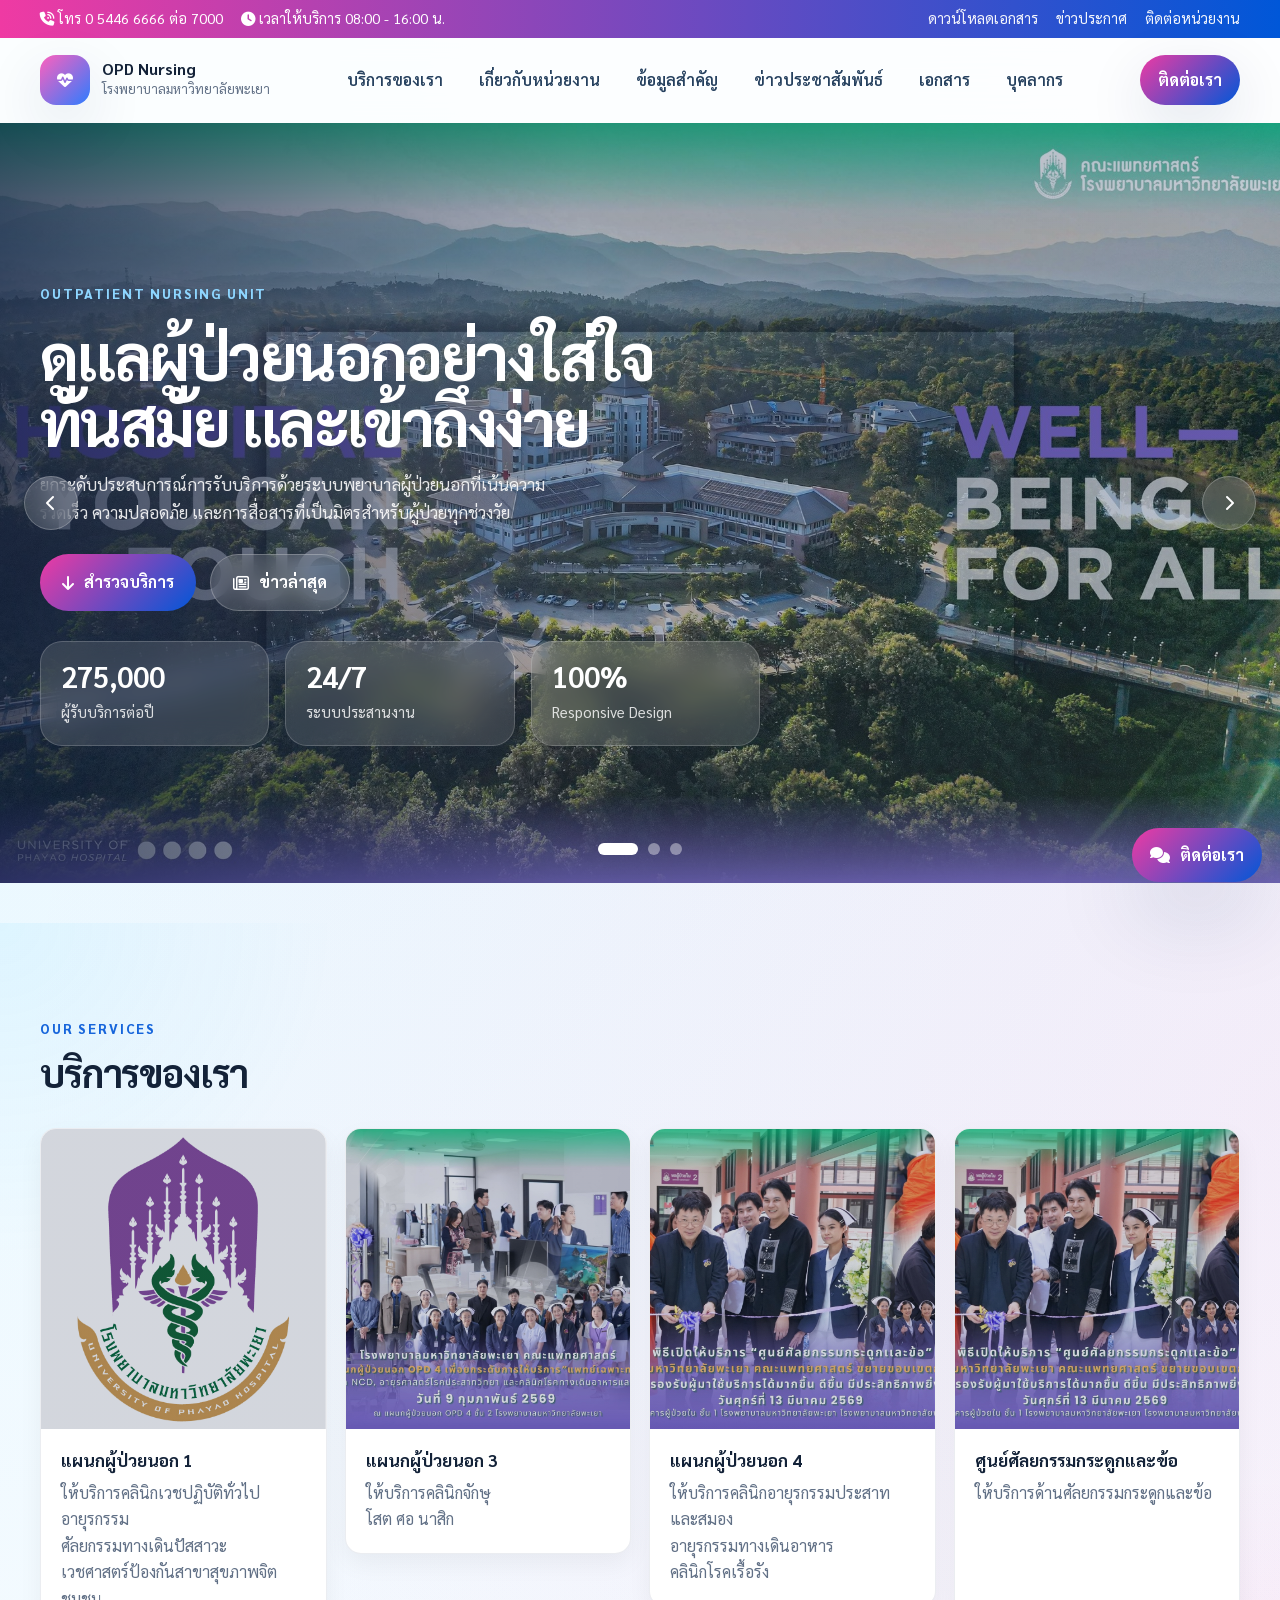
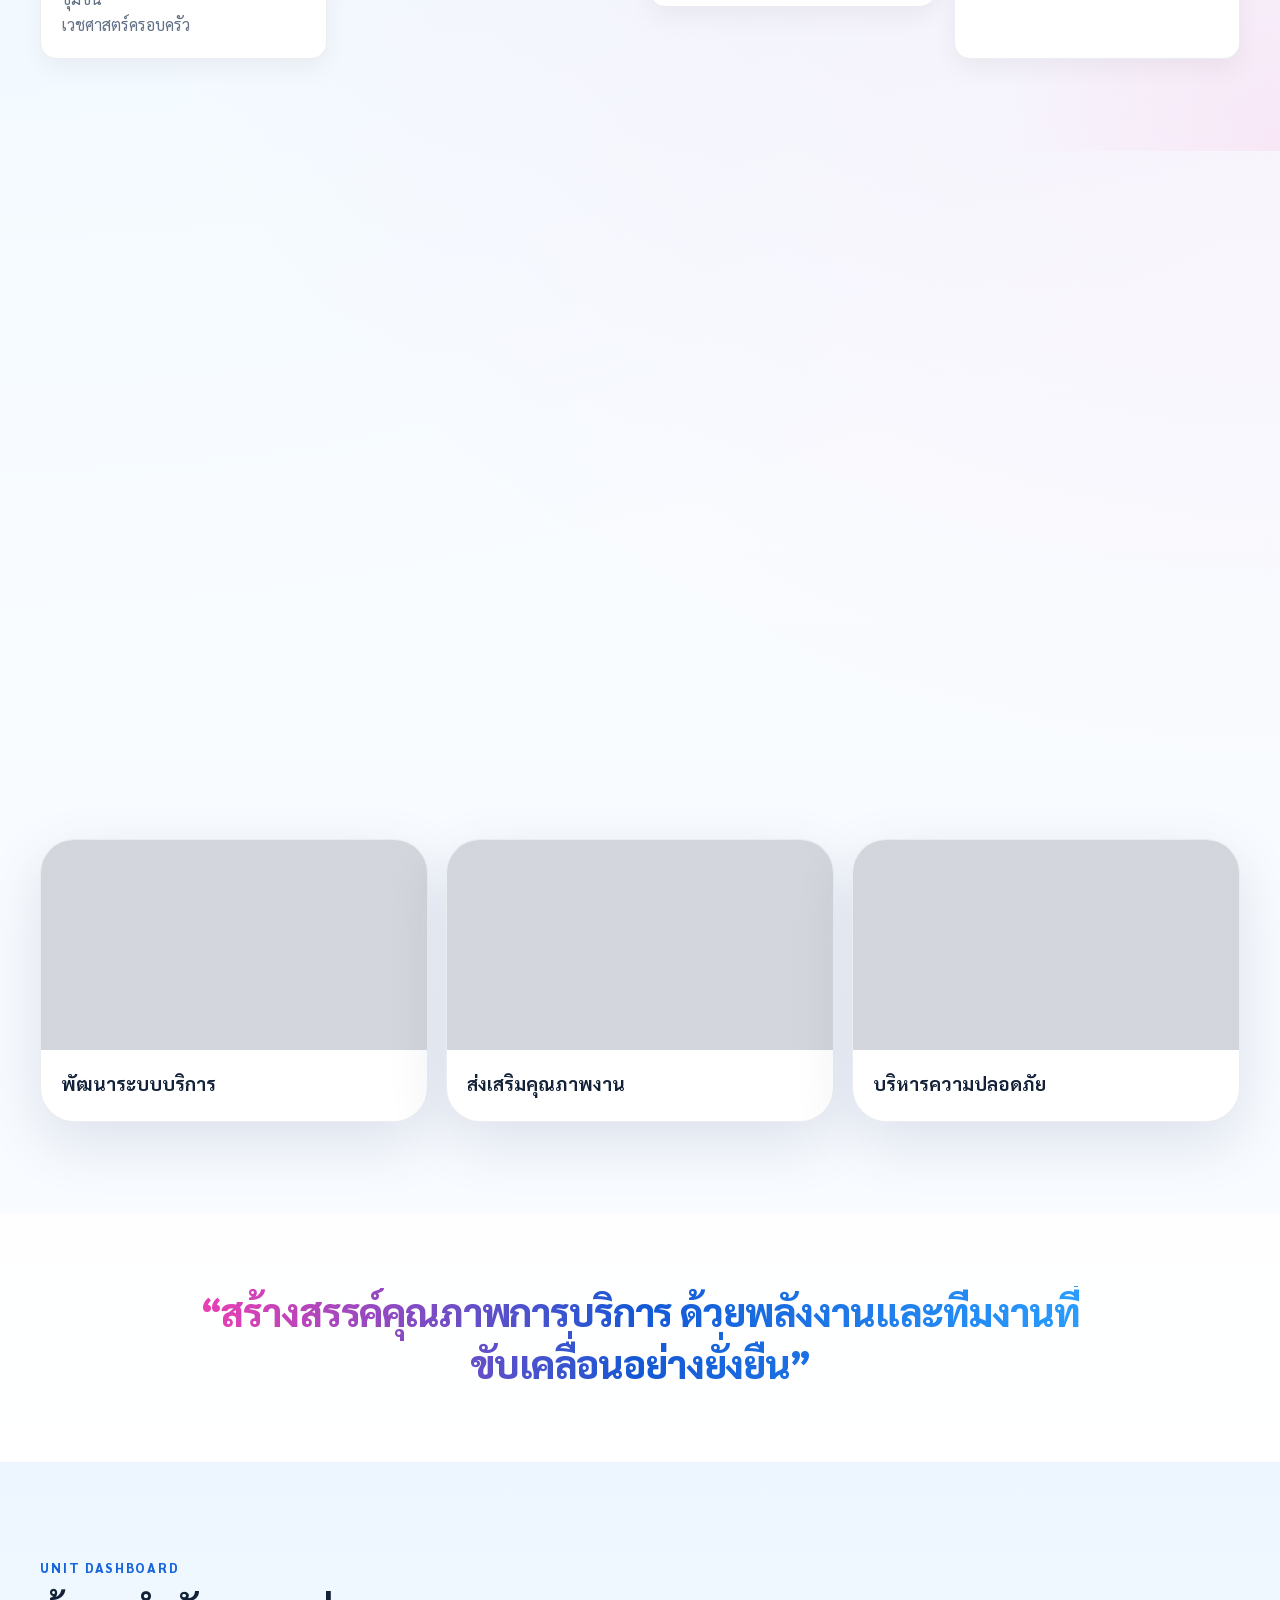
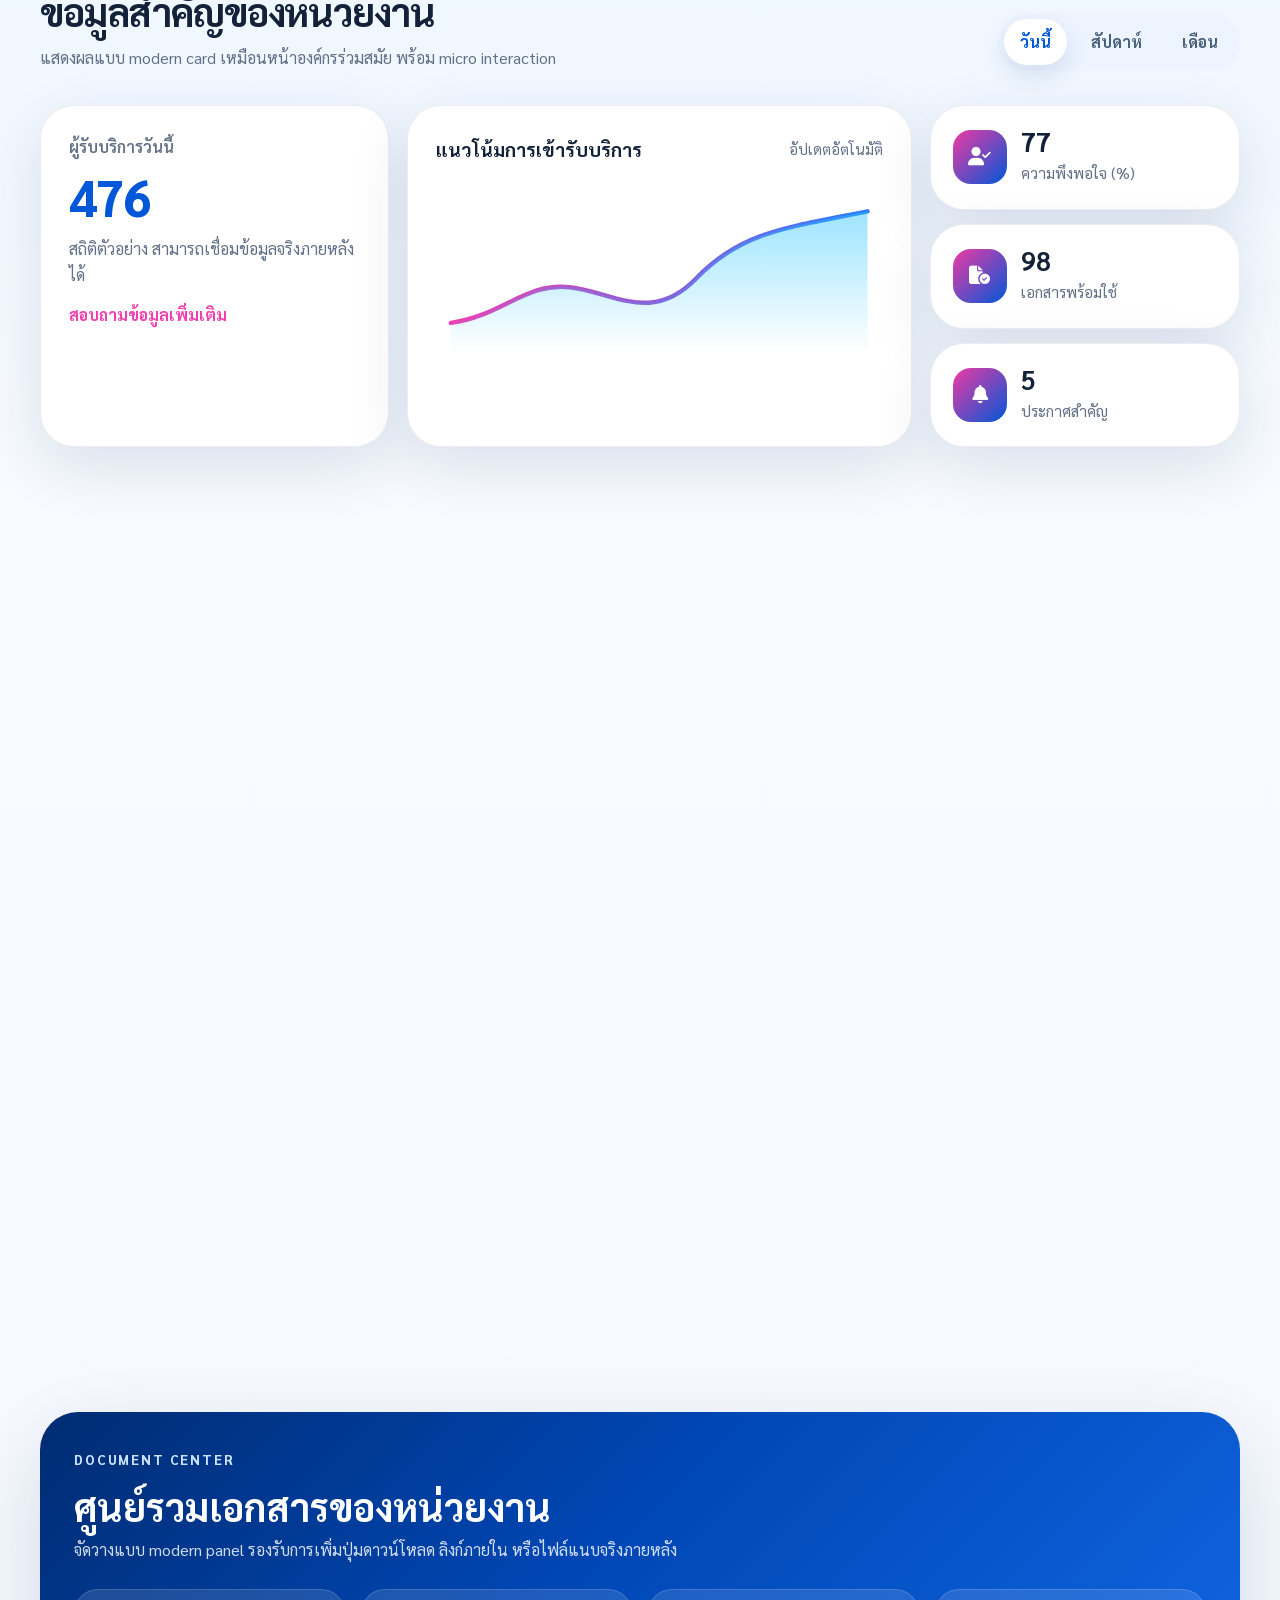
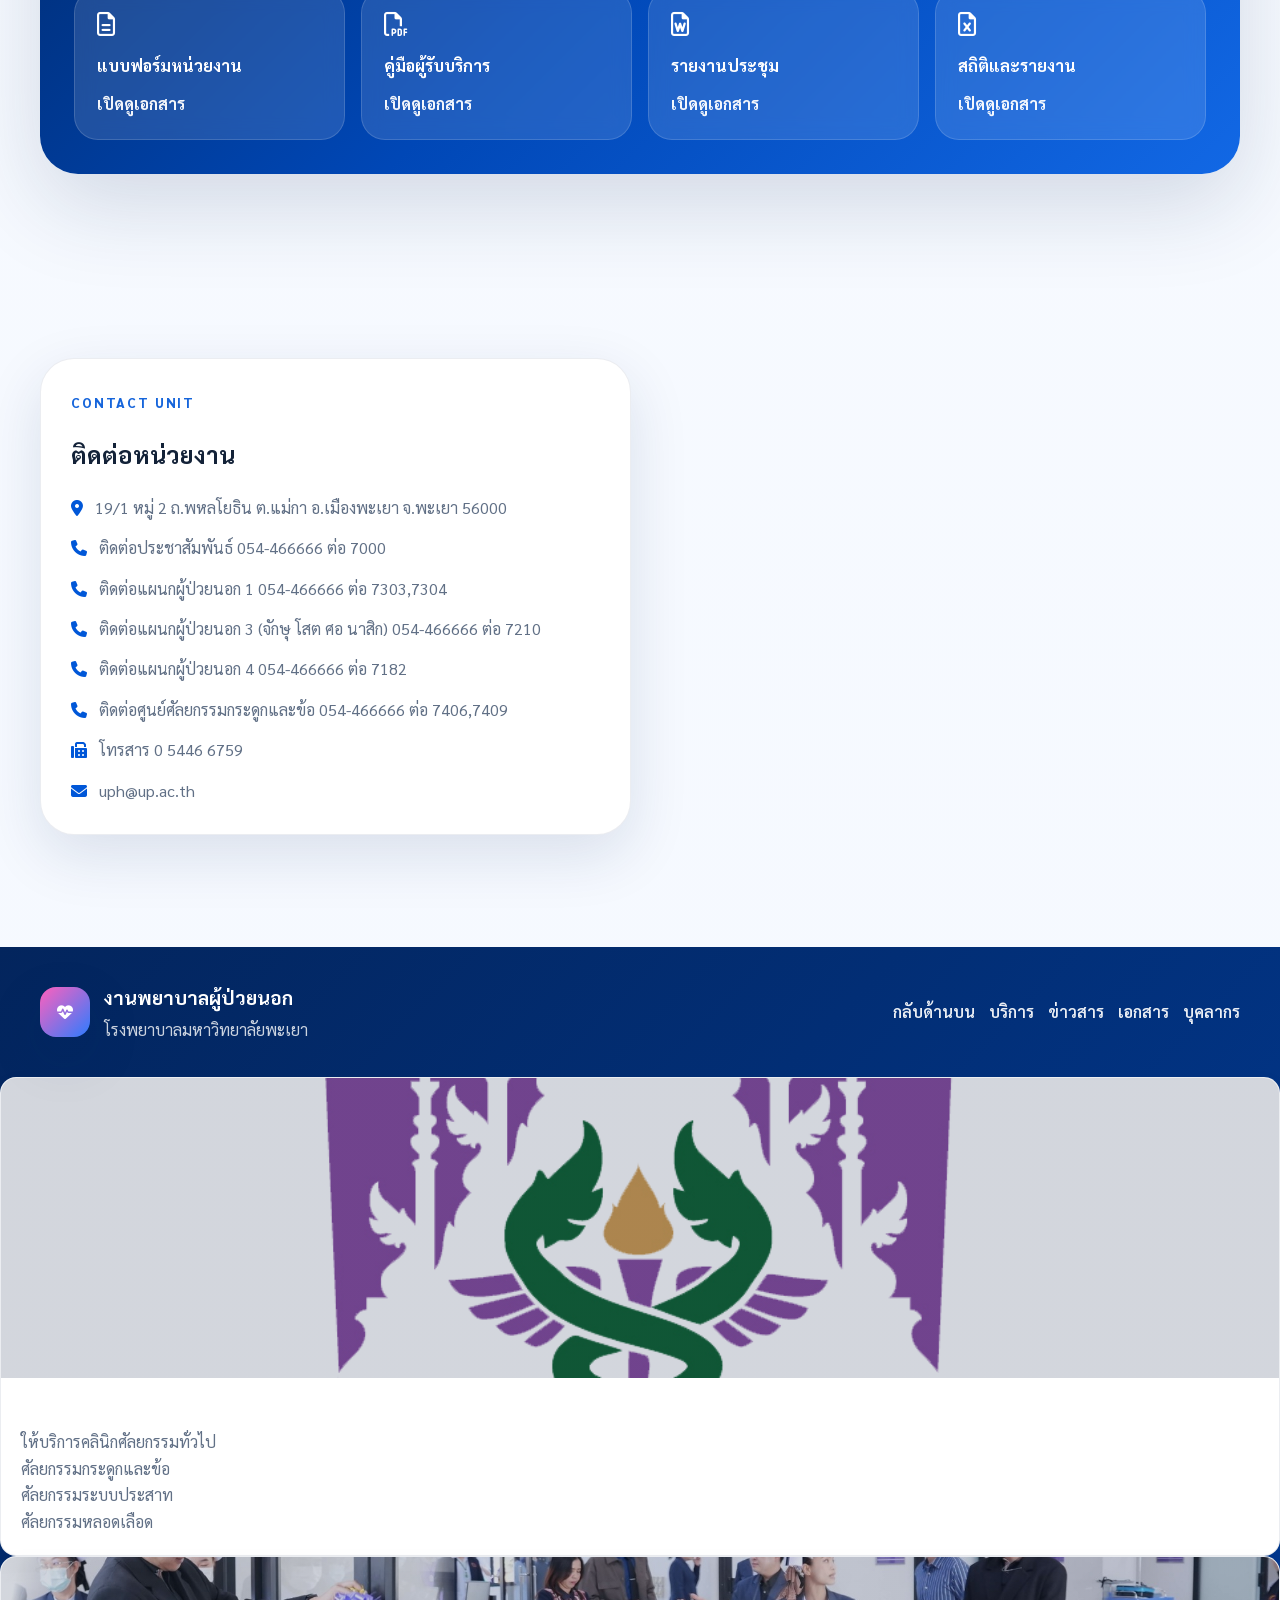
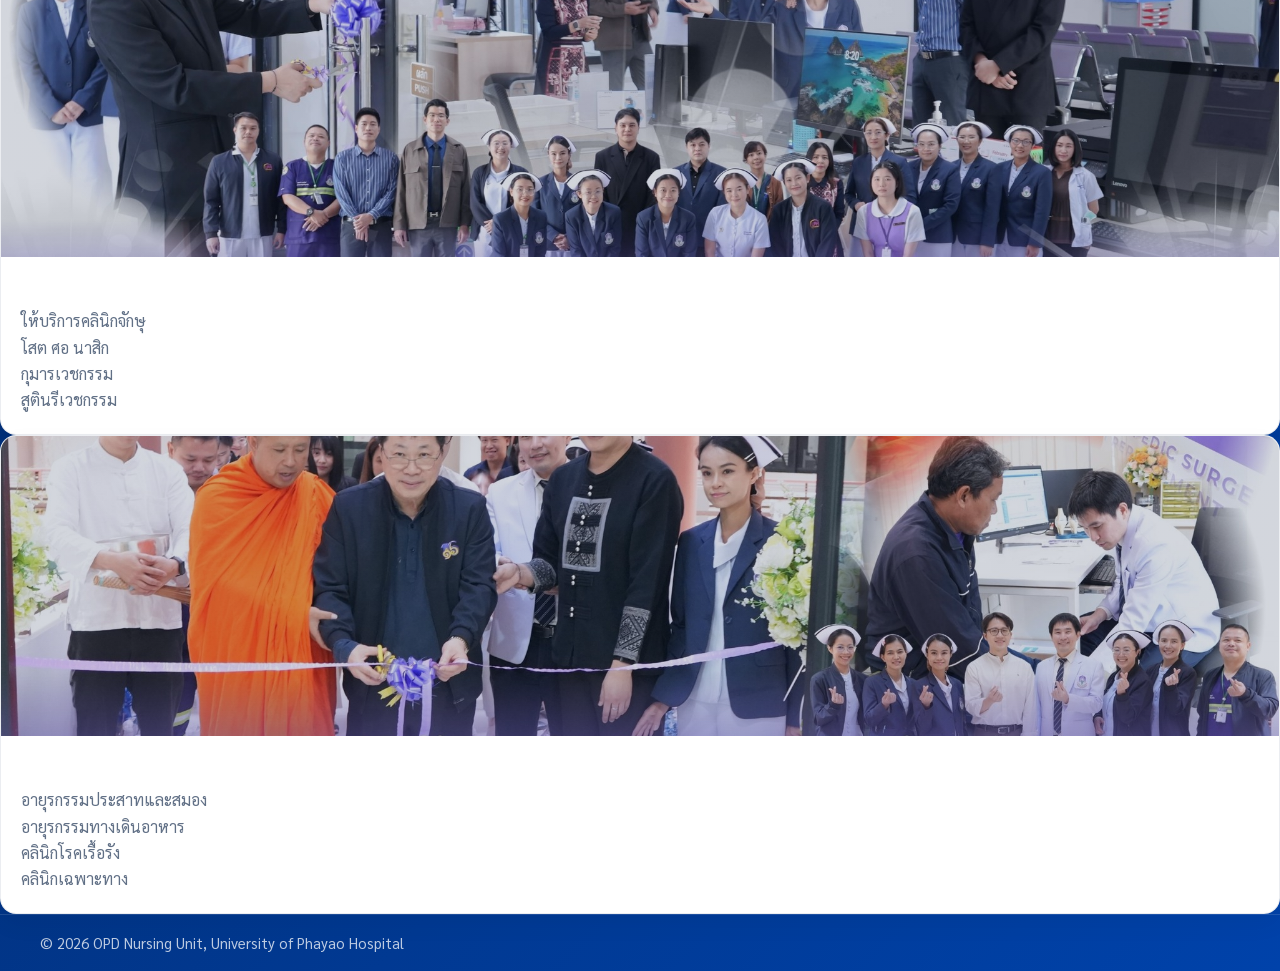
<file: index.html>
<!DOCTYPE html>
<html lang="th">
<head>
  <meta charset="UTF-8" />
  <meta name="viewport" content="width=device-width, initial-scale=1.0" />
  <title>งานพยาบาลผู้ป่วยนอก| โรงพยาบาลมหาวิทยาลัยพะเยา</title>
  <meta name="description" content="เว็บไซต์งานพยาบาลผู้ป่วยนอก โรงพยาบาลมหาวิทยาลัยพะเยา ดีไซน์ทันสมัย รองรับมือถือ พร้อมส่วนข่าวสาร บริการ เอกสาร และข้อมูลติดต่อ" />
  <meta name="keywords" content="งานพยาบาลผู้ป่วยนอก, OPD, โรงพยาบาลมหาวิทยาลัยพะเยา, nursing opd" />
  <meta name="theme-color" content="#0e5bd8" />
  <meta property="og:title" content="งานพยาบาลผู้ป่วยนอก | โรงพยาบาลมหาวิทยาลัยพะเยา" />
  <meta property="og:description" content="หน้าเว็บไซต์สมัยใหม่สำหรับหน่วยงานพยาบาลผู้ป่วยนอก พร้อมข่าวประชาสัมพันธ์ บริการ เอกสาร และช่องทางติดต่อ" />
  <meta property="og:type" content="website" />

  <link rel="preconnect" href="https://fonts.googleapis.com" />
  <link rel="preconnect" href="https://fonts.gstatic.com" crossorigin />
  <link href="https://fonts.googleapis.com/css2?family=Sarabun:wght@300;400;500;600;700;800&display=swap" rel="stylesheet" />
  <link rel="preconnect" href="https://cdnjs.cloudflare.com" />
  <link rel="stylesheet" href="https://cdnjs.cloudflare.com/ajax/libs/font-awesome/6.5.2/css/all.min.css" crossorigin="anonymous" referrerpolicy="no-referrer" />
  <link rel="stylesheet" href="assets/css/style.css" />
</head>
<body>
  <a class="skip-link" href="#main-content">ข้ามไปยังเนื้อหาหลัก</a>

  <div class="topbar">
    <div class="container topbar-inner">
      <div class="topbar-left">
        <span><i class="fa-solid fa-phone-volume"></i> โทร 0 5446 6666 ต่อ 7000</span>
        <span><i class="fa-solid fa-clock"></i> เวลาให้บริการ 08:00 - 16:00 น.</span>
      </div>
      <div class="topbar-right">
        <a href="#downloads">ดาวน์โหลดเอกสาร</a>
        <a href="#news">ข่าวประกาศ</a>
        <a href="#contact">ติดต่อหน่วยงาน</a>
      </div>
    </div>
  </div>

  <header class="site-header" id="top">
    <div class="container header-inner">
      <a href="index.html" class="brand" aria-label="หน้าแรก งานพยาบาลผู้ป่วยนอก">
        <span class="brand-mark"><i class="fa-solid fa-heart-pulse"></i></span>
        <span class="brand-text">
          <strong>OPD Nursing </strong>
          <small>โรงพยาบาลมหาวิทยาลัยพะเยา</small>
        </span>
      </a>

      <button class="nav-toggle" id="navToggle" aria-label="เปิดหรือปิดเมนู" aria-expanded="false" aria-controls="siteNav">
        <i class="fa-solid fa-bars"></i>
      </button>

      <nav class="site-nav" id="siteNav" aria-label="เมนูหลัก">
        <ul>
          <li><a href="#services">บริการของเรา</a></li>
          <li><a href="#about">เกี่ยวกับหน่วยงาน</a></li>
          <li><a href="#dashboard">ข้อมูลสำคัญ</a></li>
          <li><a href="#news">ข่าวประชาสัมพันธ์</a></li>
          <li><a href="#downloads">เอกสาร</a></li>
          <li><a href="pahr/personel.html">บุคลากร</a></li>
        </ul>
      </nav>

      <a href="#contact" class="header-cta">ติดต่อเรา</a>
    </div>
  </header>

  <main id="main-content">
    <!-- HERO -->
    <section class="hero-section">
      <div class="hero-slider" id="heroSlider">
        <article class="hero-slide is-active">
          <div class="hero-bg hero-bg-1"></div>
          <div class="container hero-content">
            <div class="hero-copy reveal">
              <span class="eyebrow">OUTPATIENT NURSING UNIT</span>
              <h1>ดูแลผู้ป่วยนอกอย่างใส่ใจ<br />ทันสมัย และเข้าถึงง่าย</h1>
              <p>
                ยกระดับประสบการณ์การรับบริการด้วยระบบพยาบาลผู้ป่วยนอกที่เน้นความรวดเร็ว
                ความปลอดภัย และการสื่อสารที่เป็นมิตรสำหรับผู้ป่วยทุกช่วงวัย
              </p>
              <div class="hero-actions">
                <a class="btn btn-primary" href="#services"><i class="fa-solid fa-arrow-down"></i> สำรวจบริการ</a>
                <a class="btn btn-secondary" href="#news"><i class="fa-regular fa-newspaper"></i> ข่าวล่าสุด</a>
              </div>

              <div class="hero-stats">
                <div>
                  <strong data-counter="275000">0</strong>
                  <span>ผู้รับบริการต่อปี</span>
                </div>
                <div>
                  <strong>24/7</strong>
                  <span>ระบบประสานงาน</span>
                </div>
                <div>
                  <strong>100%</strong>
                  <span>Responsive Design</span>
                </div>
              </div>
            </div>
          </div>
        </article>

        <article class="hero-slide">
          <div class="hero-bg hero-bg-2"></div>
          <div class="container hero-content">
            <div class="hero-copy reveal">
              <span class="eyebrow">PATIENT EXPERIENCE</span>
              <h1>บริการที่ชัดเจน<br />ลดขั้นตอน และสบายตา</h1>
              <p>
                โครงสร้างหน้าเว็บไซต์ถูกออกแบบให้จัดวางข้อมูลสำคัญชัดเจน
                ช่วยให้ผู้รับบริการเข้าถึงข่าวสาร เอกสาร และข้อมูลติดต่อได้รวดเร็ว
              </p>
              <div class="hero-actions">
                <a class="btn btn-primary" href="#dashboard"><i class="fa-solid fa-chart-line"></i> ดูข้อมูลสำคัญ</a>
                <a class="btn btn-secondary" href="#downloads"><i class="fa-regular fa-file-lines"></i> เอกสารดาวน์โหลด</a>
              </div>
            </div>
          </div>
        </article>

        <article class="hero-slide">
          <div class="hero-bg hero-bg-3"></div>
          <div class="container hero-content">
            <div class="hero-copy reveal">
              <span class="eyebrow">QUALITY CARE</span>
              <h1>หน่วยงานต้นแบบ<br />เพื่อการบริการที่มีคุณภาพ</h1>
              <p>
                รองรับการประชาสัมพันธ์ข่าวสาร ตารางกิจกรรม เอกสารใช้งานภายใน
                และการเชื่อมต่อข้อมูลสำคัญของหน่วยงานในรูปแบบทันสมัย
              </p>
              <div class="hero-actions">
                <a class="btn btn-primary" href="pahr/personel.html"><i class="fa-solid fa-user-group"></i> ทีมบุคลากร</a>
                <a class="btn btn-secondary" href="#contact"><i class="fa-solid fa-envelope"></i> ติดต่อหน่วยงาน</a>
              </div>
            </div>
          </div>
        </article>

        <button class="hero-control prev" id="prevSlide" aria-label="สไลด์ก่อนหน้า">
          <i class="fa-solid fa-chevron-left"></i>
        </button>
        <button class="hero-control next" id="nextSlide" aria-label="สไลด์ถัดไป">
          <i class="fa-solid fa-chevron-right"></i>
        </button>

        <div class="hero-dots" id="heroDots" aria-label="ตัวเลือกสไลด์">
          <button class="dot is-active" aria-label="สไลด์ 1"></button>
          <button class="dot" aria-label="สไลด์ 2"></button>
          <button class="dot" aria-label="สไลด์ 3"></button>
        </div>
      </div>
    </section>

    <!-- SERVICES -->
    <section class="section services-section" id="services">
      <div class="container">
        <div class="section-heading align-left reveal">
          <span class="section-kicker">OUR SERVICES</span>
          <h2>บริการของเรา</h2>
          <p></p>
        </div>

        <div class="service-grid">
        <a href="pahr/opd1.html" class="service-link">
  <article class="service-card reveal">
    <div class="service-thumb service-1"></div>
    <div class="service-info">
      <h3>แผนกผู้ป่วยนอก 1</h3>
      <p>ให้บริการคลินิกเวชปฏิบัติทั่วไป</p>
      <p>อายุรกรรม </p>
      <p>ศัลยกรรมทางเดินปัสสาวะ</p>
      <p>เวชศาสตร์ป้องกันสาขาสุขภาพจิตชุมชน</p>
      <p>เวชศาสตร์ครอบครัว</p>
    </div>
  </article>
</a>
<a href="pahr/opd3.html" class="service-link">
  <article class="service-card reveal">
    <div class="service-thumb service-3"></div>
    <div class="service-info">
      <h3>แผนกผู้ป่วยนอก 3</h3>
      <p>ให้บริการคลินิกจักษุ</p>
      <p>โสต ศอ นาสิก</p>
     
    </div>
  </article>
</a>
 
<a href="pahr/opd4.html" class="service-link">
  <article class="service-card reveal">
    <div class="service-thumb service-4"></div>
    <div class="service-info">
      <h3>แผนกผู้ป่วยนอก 4</h3>
      <p>ให้บริการคลินิกอายุรกรรมประสาทและสมอง</p>
      <p>อายุรกรรมทางเดินอาหาร</p>
      <p>คลินิกโรคเรื้อรัง</p>
    </div>
  </article>
</a>

         

          <article class="service-card reveal">
            <div class="service-thumb service-4"></div>
            <div class="service-info">
              <h3>ศูนย์ศัลยกรรมกระดูกและข้อ</h3>
              <p>ให้บริการด้านศัลยกรรมกระดูกและข้อ</p>
            </div>
          </article>
        </div>
      </div>
    </section>

    <!-- ABOUT / HIGHLIGHT -->
    <section class="section highlight-section" id="about">
      <div class="container">
        <div class="highlight-wrap">
          <div class="highlight-left reveal">
            <span class="section-kicker">ABOUT OUR UNIT</span>
            <h2>งานพยาบาลผู้ป่วยนอกในมุมมองใหม่</h2>
            <p>
              ออกแบบด้วยแนวคิด modern corporate layout เน้นภาพลักษณ์น่าเชื่อถือ
              ใช้พื้นที่ขาว โปร่ง โล่ง และการจัดวางข้อมูลเป็นบล็อกใหญ่
              ช่วยให้เว็บไซต์ดูร่วมสมัยคล้ายหน้าองค์กรในภาพตัวอย่าง
            </p>

            <div class="highlight-feature-list">
              <article>
                <i class="fa-solid fa-shield-heart"></i>
                <div>
                  <h3>Patient-Centered Care</h3>
                  <p>ยึดผู้รับบริการเป็นศูนย์กลาง</p>
                </div>
              </article>
              <article>
                <i class="fa-solid fa-bolt"></i>
                <div>
                  <h3>Fast Access</h3>
                  <p>เข้าถึงข่าว เอกสาร และข้อมูลติดต่อได้รวดเร็ว</p>
                </div>
              </article>
              <article>
                <i class="fa-solid fa-chart-pie"></i>
                <div>
                  <h3>Modern Dashboard</h3>
                  <p>แสดงข้อมูลสำคัญด้วยสถิติและกราฟ</p>
                </div>
              </article>
            </div>
          </div>

          <div class="highlight-right">
            <div class="stat-card reveal">
              <div class="stat-year">ปี 2569</div>
              <strong class="big-number" data-counter="275000">0</strong>
              <p>จำนวนผู้รับบริการรวมโดยประมาณในรอบปี</p>
            </div>

            <div class="photo-card reveal">
              <div class="photo-photo"></div>
              <div class="photo-content">
                <h3>คุณภาพบริการที่สัมผัสได้</h3>
                <p>เหมาะสำหรับใช้โชว์ภาพกิจกรรม บรรยากาศหน่วยงาน หรือภาพการดูแลผู้ป่วย</p>
              </div>
            </div>
          </div>
        </div>

        <div class="pillars-grid">
          <article class="pillar-card reveal">
            <div class="pillar-thumb pillar-1"></div>
            <h3>พัฒนาระบบบริการ</h3>
          </article>
          <article class="pillar-card reveal">
            <div class="pillar-thumb pillar-2"></div>
            <h3>ส่งเสริมคุณภาพงาน</h3>
          </article>
          <article class="pillar-card reveal">
            <div class="pillar-thumb pillar-3"></div>
            <h3>บริหารความปลอดภัย</h3>
          </article>
        </div>
      </div>
    </section>

    <!-- QUOTE -->
    <section class="quote-band">
      <div class="container reveal">
        <p>
          “สร้างสรรค์คุณภาพการบริการ ด้วยพลังงานและทีมงานที่ขับเคลื่อนอย่างยั่งยืน”
        </p>
      </div>
    </section>

    <!-- DASHBOARD -->
    <section class="section dashboard-section" id="dashboard">
      <div class="container">
        <div class="section-heading two-col-head reveal">
          <div>
            <span class="section-kicker">UNIT DASHBOARD</span>
            <h2>ข้อมูลสำคัญของหน่วยงาน</h2>
            <p>แสดงผลแบบ modern card เหมือนหน้าองค์กรร่วมสมัย พร้อม micro interaction</p>
          </div>
          <div class="segment-control" id="metricTabs">
            <button class="segment-btn is-active" data-target="today">วันนี้</button>
            <button class="segment-btn" data-target="week">สัปดาห์</button>
            <button class="segment-btn" data-target="month">เดือน</button>
          </div>
        </div>

        <div class="dashboard-grid">
          <article class="kpi-card reveal">
            <span class="kpi-label">ผู้รับบริการวันนี้</span>
            <strong class="kpi-value metric-panel is-active" data-panel="today">476</strong>
            <strong class="kpi-value metric-panel" data-panel="week">2,984</strong>
            <strong class="kpi-value metric-panel" data-panel="month">12,540</strong>
            <p>สถิติตัวอย่าง สามารถเชื่อมข้อมูลจริงภายหลังได้</p>
            <a href="#contact" class="mini-link">สอบถามข้อมูลเพิ่มเติม</a>
          </article>

          <article class="chart-card reveal">
            <div class="chart-head">
              <h3>แนวโน้มการเข้ารับบริการ</h3>
              <span>อัปเดตอัตโนมัติ</span>
            </div>

            <div class="chart-svg">
              <svg viewBox="0 0 600 220" fill="none" aria-hidden="true">
                <defs>
                  <linearGradient id="lineFill" x1="0" y1="0" x2="0" y2="1">
                    <stop offset="0%" stop-color="#27c4ff" stop-opacity=".45"/>
                    <stop offset="100%" stop-color="#27c4ff" stop-opacity="0"/>
                  </linearGradient>
                  <linearGradient id="lineStroke" x1="0" y1="0" x2="1" y2="0">
                    <stop offset="0%" stop-color="#f03fb2"/>
                    <stop offset="100%" stop-color="#2b7cff"/>
                  </linearGradient>
                </defs>

                <path d="M20 180 C90 170, 120 125, 180 132 S290 182, 350 120 S470 52, 580 30"
                      stroke="url(#lineStroke)" stroke-width="6" fill="none" stroke-linecap="round"/>
                <path d="M20 180 C90 170, 120 125, 180 132 S290 182, 350 120 S470 52, 580 30 L580 220 L20 220 Z"
                      fill="url(#lineFill)"/>
              </svg>
            </div>
          </article>

          <div class="mini-card-stack">
            <article class="mini-info-card reveal">
              <i class="fa-solid fa-user-check"></i>
              <div>
                <strong data-counter="98">0</strong>
                <span>ความพึงพอใจ (%)</span>
              </div>
            </article>
            <article class="mini-info-card reveal">
              <i class="fa-solid fa-file-circle-check"></i>
              <div>
                <strong data-counter="124">0</strong>
                <span>เอกสารพร้อมใช้</span>
              </div>
            </article>
            <article class="mini-info-card reveal">
              <i class="fa-solid fa-bell"></i>
              <div>
                <strong data-counter="7">0</strong>
                <span>ประกาศสำคัญ</span>
              </div>
            </article>
          </div>
        </div>
      </div>
    </section>

    <!-- NEWS -->
    <section class="section news-section" id="news">
      <div class="container">
        <div class="section-heading two-col-head reveal">
          <div>
            <span class="section-kicker">NEWS & ANNOUNCEMENTS</span>
            <h2>ข่าวสารและประกาศ</h2>
            <p>มีระบบ filter ข่าวด้วยปุ่มหมวดหมู่ และรองรับการเพิ่มการ์ดข่าวในอนาคต</p>
          </div>
          <div class="news-filters" id="newsFilters">
            <button class="filter-btn is-active" data-filter="all">ทั้งหมด</button>
            <button class="filter-btn" data-filter="announce">ประกาศ</button>
            <button class="filter-btn" data-filter="activity">กิจกรรม</button>
            <button class="filter-btn" data-filter="service">บริการ</button>
          </div>
        </div>

        <div class="news-grid modern-news">
          <article class="news-card reveal" data-category="announce">
            <div class="news-thumb news-1"></div>
            <div class="news-body">
              <span class="news-tag">ประกาศ</span>
              <h3>แจ้งแนวทางการรับบริการผู้ป่วยนอกประจำเดือนนี้</h3>
              <p>ตัวอย่างข่าวสำหรับประกาศเวลาเปิดบริการ ขั้นตอนคัดกรอง หรือแนวทางรับบริการใหม่</p>
              <a href="#">อ่านต่อ</a>
            </div>
          </article>

          <article class="news-card reveal" data-category="activity">
            <div class="news-thumb news-2"></div>
            <div class="news-body">
              <span class="news-tag">กิจกรรม</span>
              <h3>อบรมพัฒนาทักษะการสื่อสารสำหรับบุคลากร</h3>
              <p>ใช้สำหรับข่าวอบรม ประชุม ฟื้นฟูวิชาการ และกิจกรรมพัฒนาคุณภาพงานบริการ</p>
              <a href="#">อ่านต่อ</a>
            </div>
          </article>

          <article class="news-card reveal" data-category="service">
            <div class="news-thumb news-3"></div>
            <div class="news-body">
              <span class="news-tag">บริการ</span>
              <h3>อัปเดตช่องทางติดต่อและดาวน์โหลดเอกสารออนไลน์</h3>
              <p>เหมาะสำหรับประชาสัมพันธ์แบบฟอร์ม คู่มือผู้ป่วย หรือระบบติดต่อหน่วยงาน</p>
              <a href="#">อ่านต่อ</a>
            </div>
          </article>
        </div>
      </div>
    </section>

    <!-- DOWNLOADS -->
    <section class="section docs-section" id="downloads">
      <div class="container">
        <div class="docs-banner reveal">
          <div class="docs-copy">
            <span class="section-kicker white">DOCUMENT CENTER</span>
            <h2>ศูนย์รวมเอกสารของหน่วยงาน</h2>
            <p>จัดวางแบบ modern panel รองรับการเพิ่มปุ่มดาวน์โหลด ลิงก์ภายใน หรือไฟล์แนบจริงภายหลัง</p>
          </div>

          <div class="docs-grid">
            <article class="doc-card">
              <i class="fa-regular fa-file-lines"></i>
              <h3>แบบฟอร์มหน่วยงาน</h3>
              <a href="#">เปิดดูเอกสาร</a>
            </article>
            <article class="doc-card">
              <i class="fa-regular fa-file-pdf"></i>
              <h3>คู่มือผู้รับบริการ</h3>
              <a href="#">เปิดดูเอกสาร</a>
            </article>
            <article class="doc-card">
              <i class="fa-regular fa-file-word"></i>
              <h3>รายงานประชุม</h3>
              <a href="#">เปิดดูเอกสาร</a>
            </article>
            <article class="doc-card">
              <i class="fa-regular fa-file-excel"></i>
              <h3>สถิติและรายงาน</h3>
              <a href="#">เปิดดูเอกสาร</a>
            </article>
          </div>
        </div>
      </div>
    </section>

    <!-- CONTACT -->
    <section class="section contact-section" id="contact">
      <div class="container contact-grid">
        <div class="contact-card reveal">
          <span class="section-kicker">CONTACT UNIT</span>
          <h2>ติดต่อหน่วยงาน</h2>
          <ul class="contact-list">
            <li><i class="fa-solid fa-location-dot"></i> 19/1 หมู่ 2 ถ.พหลโยธิน ต.แม่กา อ.เมืองพะเยา จ.พะเยา 56000</li>
            <li><i class="fa-solid fa-phone"></i> ติดต่อประชาสัมพันธ์ 054-466666 ต่อ 7000</li>
            <li><i class="fa-solid fa-phone"></i> ติดต่อแผนกผู้ป่วยนอก 1 054-466666 ต่อ 7303,7304</li>
            <li><i class="fa-solid fa-phone"></i> ติดต่อแผนกผู้ป่วยนอก 3 (จักษุ โสต ศอ นาสิก) 054-466666 ต่อ 7210</li>
            <li><i class="fa-solid fa-phone"></i> ติดต่อแผนกผู้ป่วยนอก 4 054-466666 ต่อ 7182 </li>
<li><i class="fa-solid fa-phone"></i> ติดต่อศูนย์ศัลยกรรมกระดูกและข้อ 054-466666 ต่อ 7406,7409 </li>
            <li><i class="fa-solid fa-fax"></i> โทรสาร 0 5446 6759</li>
            <li><i class="fa-solid fa-envelope"></i> uph@up.ac.th</li>
          </ul>
        </div>

        
          
            
          </p>
        </div>
      </div>
    </section>
  </main>

  <footer class="site-footer">
    <div class="container footer-top">
      <div class="footer-brand">
        <span class="brand-mark"><i class="fa-solid fa-heart-pulse"></i></span>
        <div>
          <h2>งานพยาบาลผู้ป่วยนอก </h2>
          <p>โรงพยาบาลมหาวิทยาลัยพะเยา</p>
        </div>
      </div>

      <div class="footer-links">
        <a href="#top">กลับด้านบน</a>
        <a href="#services">บริการ</a>
        <a href="#news">ข่าวสาร</a>
        <a href="#downloads">เอกสาร</a>
        <a href="pahr/personel.html">บุคลากร</a>
      </div>
    </div>
    <a href="pahr/opd2.html" class="service-link">
  <article class="service-card reveal">
    <div class="service-thumb service-2"></div>
    <div class="service-info">
      <h3>แผนกผู้ป่วยนอก 2</h3>
      <p>ให้บริการคลินิกศัลยกรรมทั่วไป</p>
      <p>ศัลยกรรมกระดูกและข้อ</p>
      <p>ศัลยกรรมระบบประสาท</p>
      <p>ศัลยกรรมหลอดเลือด</p>
    </div>
  </article>
</a>

<a href="pahr/opd3.html" class="service-link">
  <article class="service-card reveal">
    <div class="service-thumb service-3"></div>
    <div class="service-info">
      <h3>แผนกผู้ป่วยนอก 3</h3>
      <p>ให้บริการคลินิกจักษุ</p>
      <p>โสต ศอ นาสิก</p>
      <p>กุมารเวชกรรม</p>
      <p>สูตินรีเวชกรรม</p>
    </div>
  </article>
</a>

<a href="pahr/opd4.html" class="service-link">
  <article class="service-card reveal">
    <div class="service-thumb service-4"></div>
    <div class="service-info">
      <h3>แผนกผู้ป่วยนอก 4</h3>
      <p>อายุรกรรมประสาทและสมอง</p>
      <p>อายุรกรรมทางเดินอาหาร</p>
      <p>คลินิกโรคเรื้อรัง</p>
      <p>คลินิกเฉพาะทาง</p>
    </div>
  </article>
</a>
    <div class="footer-bottom">
      <div class="container footer-bottom-inner">
        <p>© 2026 OPD Nursing Unit, University of Phayao Hospital</p>
        <p></p>
      </div>
    </div>
  </footer>

  <a class="floating-contact" href="#contact" aria-label="ติดต่อหน่วยงาน">
    <i class="fa-solid fa-comments"></i>
    <span>ติดต่อเรา</span>
  </a>

  <script src="assets/js/main.js" defer></script>
</body>
</html>
</file>
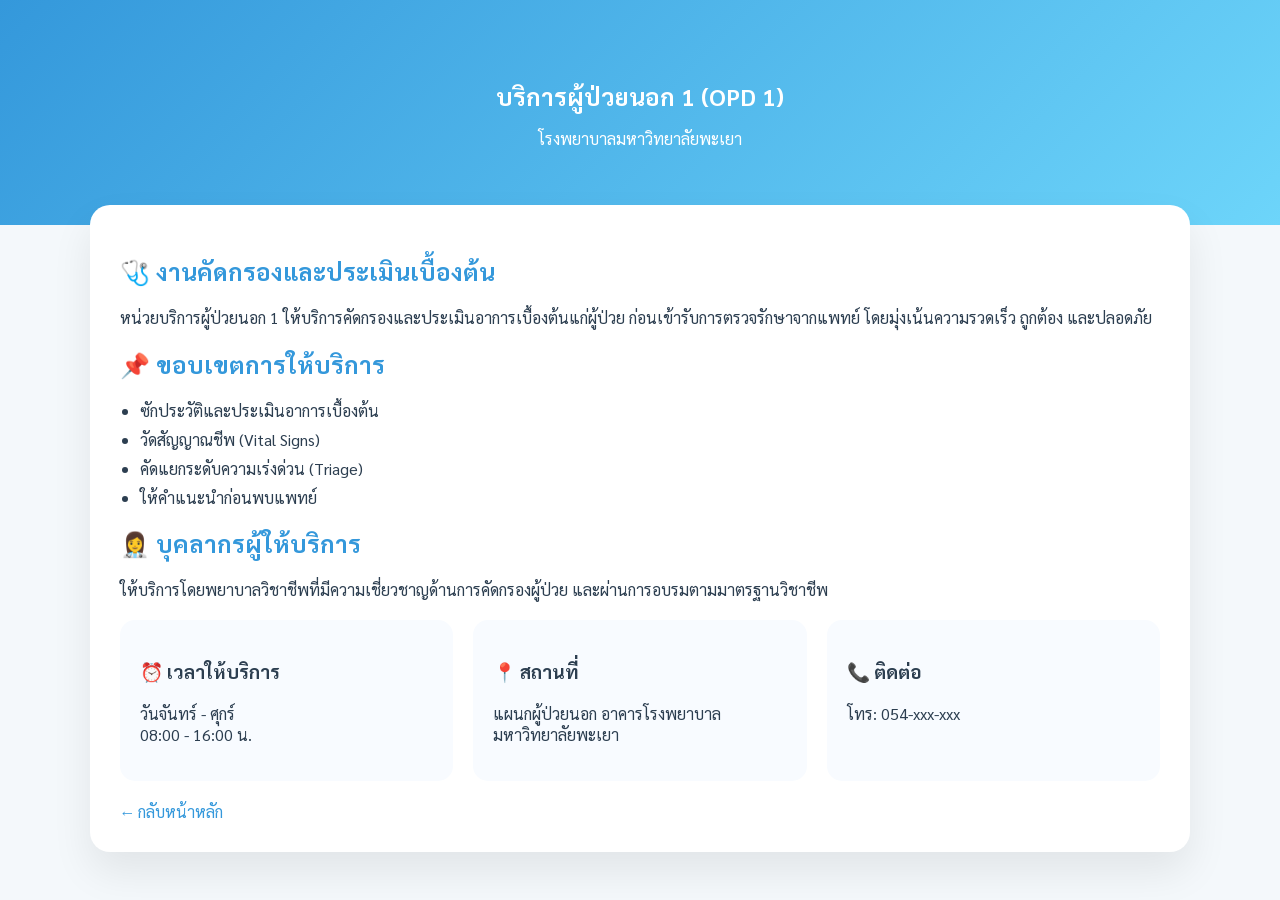
<file: pahr/opd1.html>
<!DOCTYPE html>
<html lang="th">
<head>
  <meta charset="UTF-8">
  <meta name="viewport" content="width=device-width, initial-scale=1.0">
  <title>บริการผู้ป่วยนอก 1 | โรงพยาบาลมหาวิทยาลัยพะเยา</title>

  <link href="https://fonts.googleapis.com/css2?family=Sarabun:wght@300;400;500;600;700&display=swap" rel="stylesheet">

  <style>
    body {
      font-family: 'Sarabun', sans-serif;
      margin: 0;
      background: #f4f8fb;
      color: #2c3e50;
    }

    .container {
      max-width: 1100px;
      margin: auto;
      padding: 20px;
    }

    /* HERO */
    .hero {
      background: linear-gradient(135deg, #3498db, #6dd5fa);
      color: white;
      padding: 60px 20px;
      text-align: center;
    }

    .hero h1 {
      margin-bottom: 10px;
    }

    /* CARD */
    .card {
      background: #fff;
      border-radius: 20px;
      padding: 30px;
      margin-top: -40px;
      box-shadow: 0 20px 40px rgba(0,0,0,0.08);
    }

    h2 {
      color: #3498db;
    }

    ul {
      padding-left: 20px;
    }

    li {
      margin-bottom: 8px;
    }

    /* INFO GRID */
    .info-grid {
      display: grid;
      grid-template-columns: repeat(auto-fit, minmax(250px, 1fr));
      gap: 20px;
      margin-top: 20px;
    }

    .info-box {
      background: #f8fbff;
      padding: 20px;
      border-radius: 15px;
    }

    /* BACK BUTTON */
    .back {
      display: inline-block;
      margin-top: 20px;
      text-decoration: none;
      color: #3498db;
    }

    .back:hover {
      text-decoration: underline;
    }
  </style>
</head>

<body>

  <!-- HERO -->
  <section class="hero">
    <h1>บริการผู้ป่วยนอก 1 (OPD 1)</h1>
    <p>โรงพยาบาลมหาวิทยาลัยพะเยา</p>
  </section>

  <div class="container">
    <div class="card">

      <h2>🩺 งานคัดกรองและประเมินเบื้องต้น</h2>
      <p>
        หน่วยบริการผู้ป่วยนอก 1 ให้บริการคัดกรองและประเมินอาการเบื้องต้นแก่ผู้ป่วย
        ก่อนเข้ารับการตรวจรักษาจากแพทย์ โดยมุ่งเน้นความรวดเร็ว ถูกต้อง และปลอดภัย
      </p>

      <h2>📌 ขอบเขตการให้บริการ</h2>
      <ul>
        <li>ซักประวัติและประเมินอาการเบื้องต้น</li>
        <li>วัดสัญญาณชีพ (Vital Signs)</li>
        <li>คัดแยกระดับความเร่งด่วน (Triage)</li>
        <li>ให้คำแนะนำก่อนพบแพทย์</li>
      </ul>

      <h2>👩‍⚕️ บุคลากรผู้ให้บริการ</h2>
      <p>
        ให้บริการโดยพยาบาลวิชาชีพที่มีความเชี่ยวชาญด้านการคัดกรองผู้ป่วย
        และผ่านการอบรมตามมาตรฐานวิชาชีพ
      </p>

      <div class="info-grid">
        <div class="info-box">
          <h3>⏰ เวลาให้บริการ</h3>
          <p>วันจันทร์ - ศุกร์<br>08:00 - 16:00 น.</p>
        </div>

        <div class="info-box">
          <h3>📍 สถานที่</h3>
          <p>แผนกผู้ป่วยนอก อาคารโรงพยาบาลมหาวิทยาลัยพะเยา</p>
        </div>

        <div class="info-box">
          <h3>📞 ติดต่อ</h3>
          <p>โทร: 054-xxx-xxx</p>
        </div>
      </div>

      <a href="../index.html" class="back">← กลับหน้าหลัก</a>

    </div>
  </div>

</body>
</html>
</file>
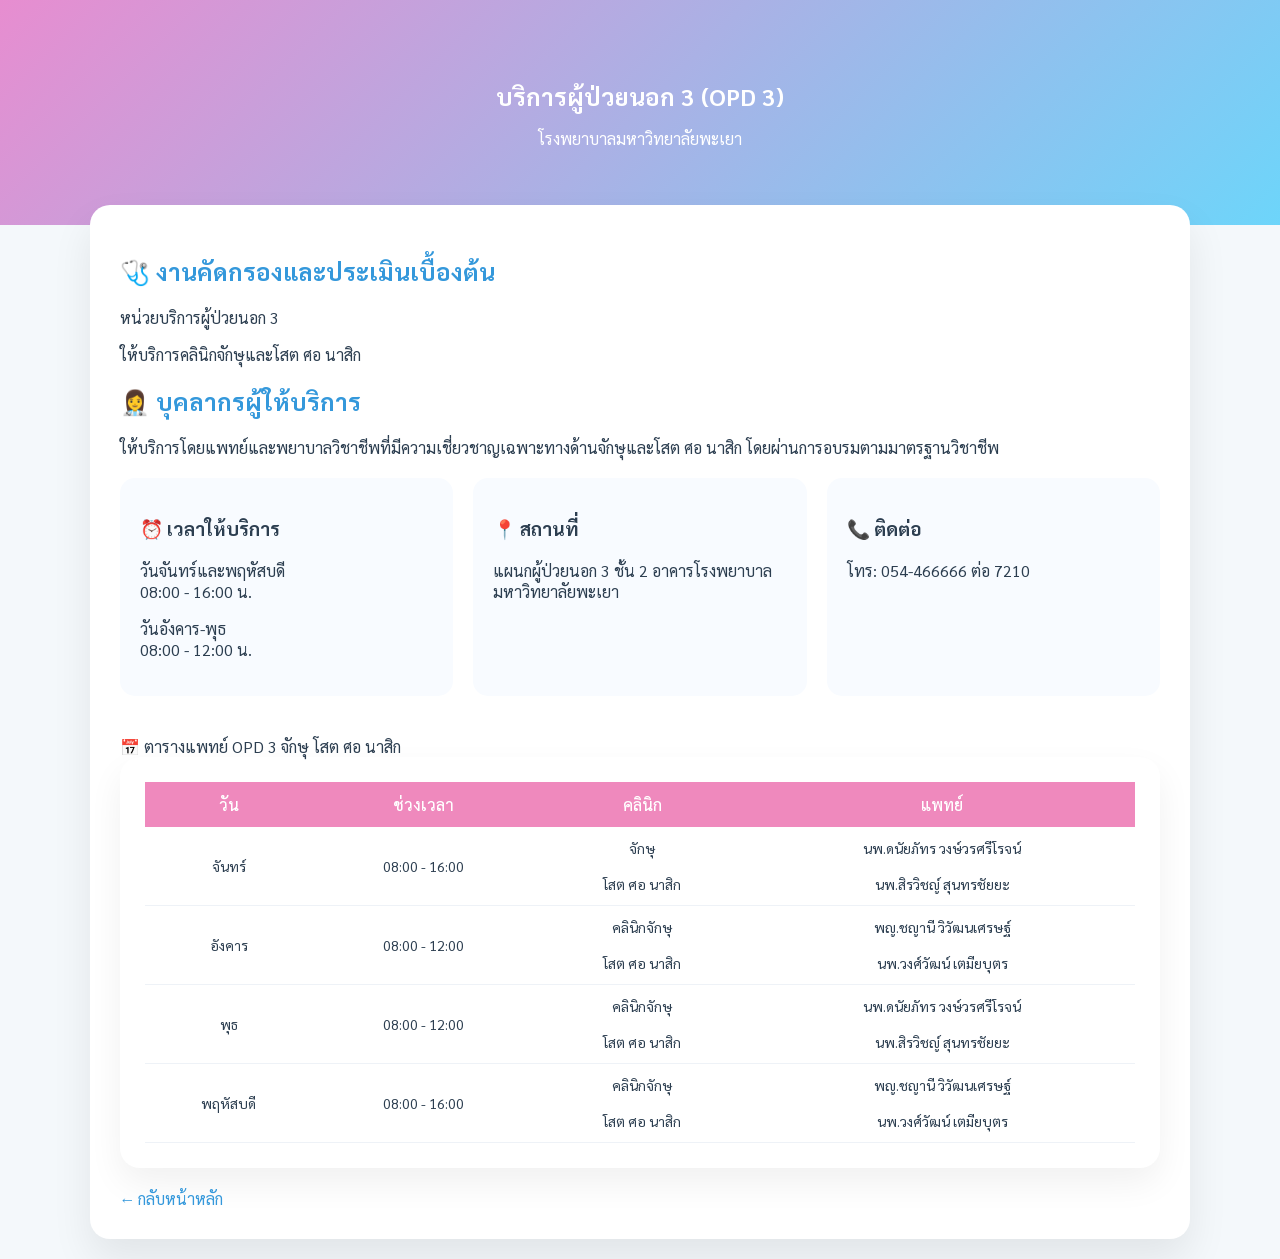
<file: pahr/opd3.html>
<!DOCTYPE html>
<html lang="th">
<head>
  <meta charset="UTF-8">
  <meta name="viewport" content="width=device-width, initial-scale=1.0">
  <title>บริการผู้ป่วยนอก 3 | โรงพยาบาลมหาวิทยาลัยพะเยา</title>

  <link href="https://fonts.googleapis.com/css2?family=Sarabun:wght@300;400;500;600;700&display=swap" rel="stylesheet">

  <style>
    body {
      font-family: 'Sarabun', sans-serif;
      margin: 0;
      background: #f4f8fb;
      color: #2c3e50;
    }

    .container {
      max-width: 1100px;
      margin: auto;
      padding: 20px;
    }

    /* HERO */
    .hero {
      background: linear-gradient(135deg, #e78dd0, #6dd5fa);
      color: white;
      padding: 60px 20px;
      text-align: center;
    }

    .hero h1 {
      margin-bottom: 10px;
    }

    /* CARD */
    .card {
      background: #fff;
      border-radius: 20px;
      padding: 30px;
      margin-top: -40px;
      box-shadow: 0 20px 40px rgba(0,0,0,0.08);
    }

    h2 {
      color: #3498db;
    }

    ul {
      padding-left: 20px;
    }

    li {
      margin-bottom: 8px;
    }

    /* INFO GRID */
    .info-grid {
      display: grid;
      grid-template-columns: repeat(auto-fit, minmax(250px, 1fr));
      gap: 20px;
      margin-top: 20px;
    }

    .info-box {
      background: #f8fbff;
      padding: 20px;
      border-radius: 15px;
    }

    /* ===== ตารางแพทย์ ===== */
    .schedule-section {
      margin-top: 40px;
    }

    .schedule-card {
      background: #ffffff;
      border-radius: 20px;
      padding: 25px;
      box-shadow: 0 15px 35px rgba(0,0,0,0.06);
      overflow-x: auto;
    }

    .schedule-table {
      width: 100%;
      border-collapse: collapse;
      min-width: 700px;
    }

    .schedule-table th {
      background: #ef89bd;
      color: white;
      padding: 12px;
      font-weight: 500;
      text-align: center;
    }

    .schedule-table td {
      padding: 12px;
      text-align: center;
      border-bottom: 1px solid #eef2f7;
      font-size: 14px;
    }

    .schedule-table tr:hover {
      background: #f4faff;
      transition: 0.2s;
    }

    /* BACK BUTTON */
    .back {
      display: inline-block;
      margin-top: 20px;
      text-decoration: none;
      color: #3498db;
    }

    .back:hover {
      text-decoration: underline;
    }
  </style>
</head>

<body>

  <!-- HERO -->
  <section class="hero">
    <h1>บริการผู้ป่วยนอก 3 (OPD 3)</h1>
    <p>โรงพยาบาลมหาวิทยาลัยพะเยา</p>
  </section>

  <div class="container">
    <div class="card">

      <h2>🩺 งานคัดกรองและประเมินเบื้องต้น</h2>
      <p>
        หน่วยบริการผู้ป่วยนอก 3 
        </p>ให้บริการคลินิกจักษุและโสต ศอ นาสิก
      </p>

      <h2>👩‍⚕️ บุคลากรผู้ให้บริการ</h2>
      <p>
        ให้บริการโดยแพทย์และพยาบาลวิชาชีพที่มีความเชี่ยวชาญเฉพาะทางด้านจักษุและโสต ศอ นาสิก
        โดยผ่านการอบรมตามมาตรฐานวิชาชีพ
      </p>

      <div class="info-grid">
        <div class="info-box">
          <h3>⏰ เวลาให้บริการ</h3>
          <p>วันจันทร์และพฤหัสบดี<br>08:00 - 16:00 น.</p>
          <p>วันอังคาร-พุธ<br>08:00 - 12:00 น.</p>
        </div>

        <div class="info-box">
          <h3>📍 สถานที่</h3>
          <p>แผนกผู้ป่วยนอก 3 ชั้น 2 อาคารโรงพยาบาลมหาวิทยาลัยพะเยา</p>
        </div>

        <div class="info-box">
          <h3>📞 ติดต่อ</h3>
          <p>โทร: 054-466666 ต่อ 7210</p>
        </div>
      </div>

      <!-- 🔥 ตารางแพทย์ -->
      <div class="schedule-section">
        
<div class="schedule-image">
  <div class="schedule-image">
 
  <div class="schedule-overlay">
    📅 ตารางแพทย์ OPD 3 จักษุ โสต ศอ นาสิก
  </div>
</div>


        <div class="schedule-card">
          <table class="schedule-table">
            <thead>
              <tr>
                <th>วัน</th>
                <th>ช่วงเวลา</th>
                <th>คลินิก</th>
                <th>แพทย์</th>
              </tr>
            </thead>
            <tbody>
                <tr>
                <td>จันทร์</td>
                <td>08:00 - 16:00</td>
                <td>จักษุ <br>
                 <br>   โสต ศอ นาสิก</td>
                
                <td>นพ.ดนัยภัทร วงษ์วรศรีโรจน์<br>
                 <br> นพ.สิรวิชญ์ สุนทรชัยยะ   
                </td>
              <tr>
                <td>อังคาร</td>
                <td>08:00 - 12:00</td>
                <td>คลินิกจักษุ<br>
                 <br>   โสต ศอ นาสิก</td>
                <td>พญ.ชญานี วิวัฒนเศรษฐ์<br>
                 <br> นพ.วงศ์วัฒน์ เตมียบุตร
                   
                </td>
               <tr>
               <td>พุธ</td>
                <td>08:00 - 12:00</td>
                <td>คลินิกจักษุ<br>
                 <br>   โสต ศอ นาสิก</td>
                <td>นพ.ดนัยภัทร วงษ์วรศรีโรจน์<br>
                 <br> นพ.สิรวิชญ์ สุนทรชัยยะ  
                </td>
              </tr>
             
              <tr>
                <td>พฤหัสบดี</td>
                <td>08:00 - 16:00</td>
                <td>คลินิกจักษุ<br>
                 <br>   โสต ศอ นาสิก</td>
                <td>พญ.ชญานี วิวัฒนเศรษฐ์<br>
                 <br> นพ.วงศ์วัฒน์ เตมียบุตร
                   
              </tr>
              
            </tbody>
          </table>
        </div>
      </div>

      <a href="../index.html" class="back">← กลับหน้าหลัก</a>

    </div>
  </div>

</body>
</html>
</file>
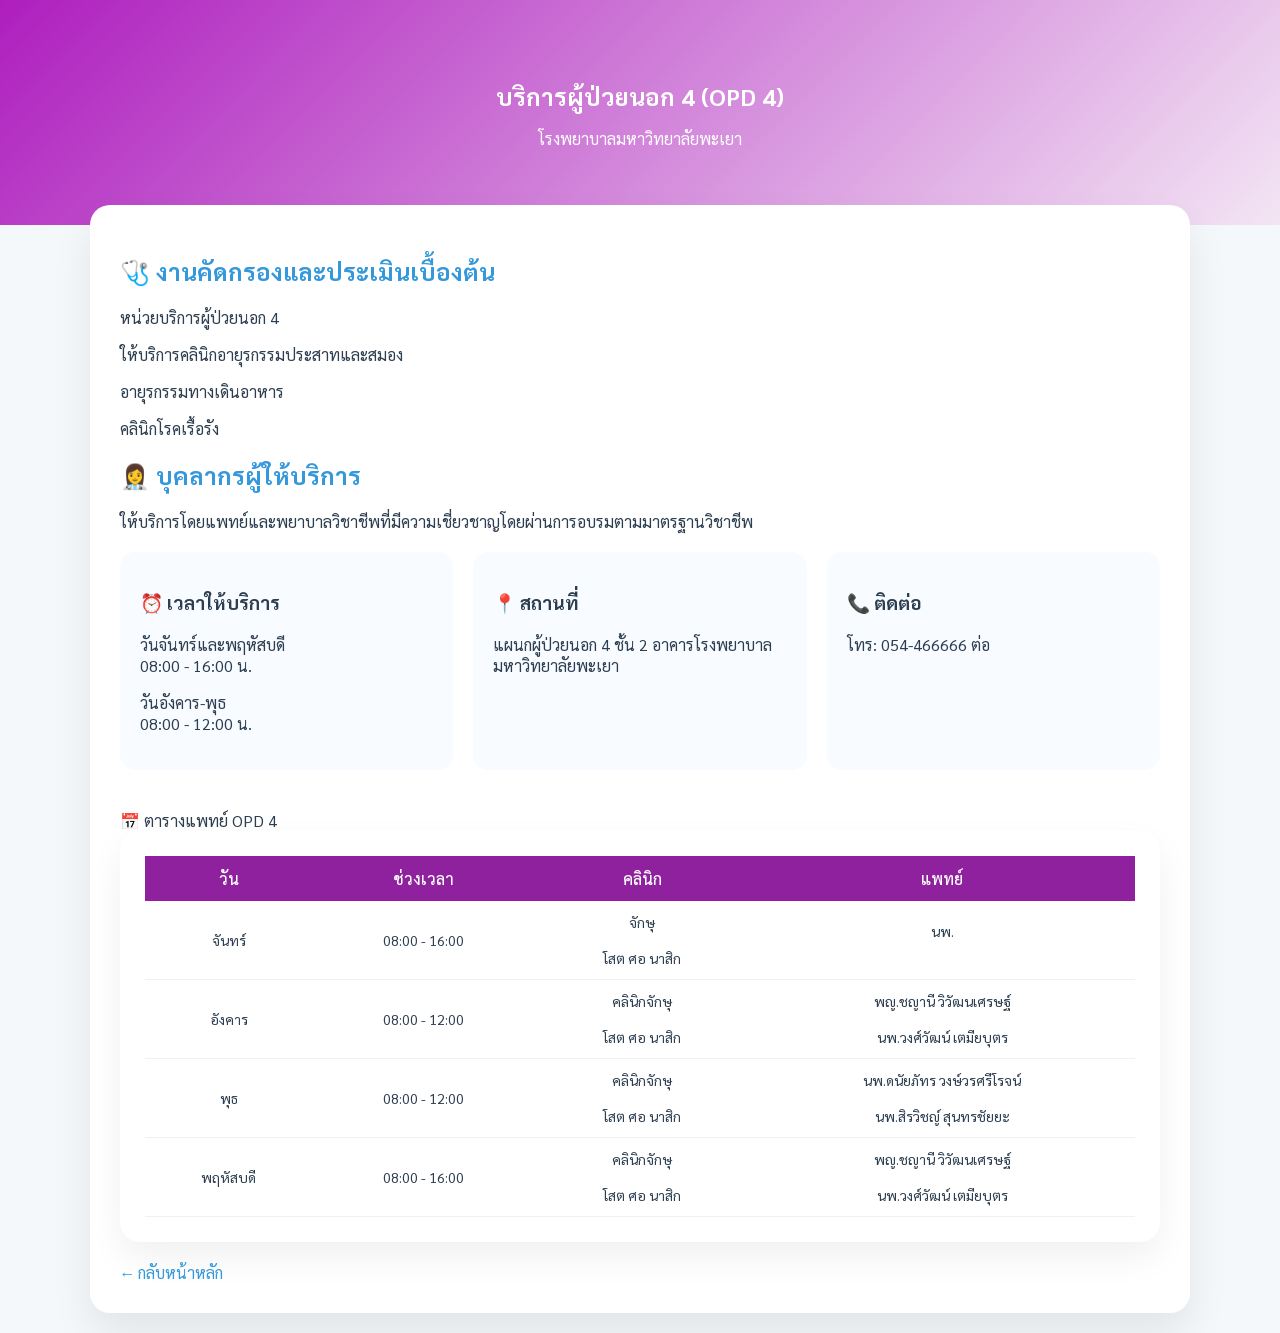
<file: pahr/opd4.html>
<!DOCTYPE html>
<html lang="th">
<head>
  <meta charset="UTF-8">
  <meta name="viewport" content="width=device-width, initial-scale=1.0">
  <title>บริการผู้ป่วยนอก 4 | โรงพยาบาลมหาวิทยาลัยพะเยา</title>

  <link href="https://fonts.googleapis.com/css2?family=Sarabun:wght@300;400;500;600;700&display=swap" rel="stylesheet">

  <style>
    body {
      font-family: 'Sarabun', sans-serif;
      margin: 0;
      background: #f4f8fb;
      color: #2c3e50;
    }

    .container {
      max-width: 1100px;
      margin: auto;
      padding: 20px;
    }

    /* HERO */
    .hero {
      background: linear-gradient(135deg, #ae1ebe, #f3e5f4);
      color: white;
      padding: 60px 20px;
      text-align: center;
    }

    .hero h1 {
      margin-bottom: 10px;
    }

    /* CARD */
    .card {
      background: #fff;
      border-radius: 20px;
      padding: 30px;
      margin-top: -40px;
      box-shadow: 0 20px 40px rgba(0,0,0,0.08);
    }

    h2 {
      color: #3498db;
    }

    ul {
      padding-left: 20px;
    }

    li {
      margin-bottom: 8px;
    }

    /* INFO GRID */
    .info-grid {
      display: grid;
      grid-template-columns: repeat(auto-fit, minmax(250px, 1fr));
      gap: 20px;
      margin-top: 20px;
    }

    .info-box {
      background: #f8fbff;
      padding: 20px;
      border-radius: 15px;
    }

    /* ===== ตารางแพทย์ ===== */
    .schedule-section {
      margin-top: 40px;
    }

    .schedule-card {
      background: #ffffff;
      border-radius: 20px;
      padding: 25px;
      box-shadow: 0 15px 35px rgba(0,0,0,0.06);
      overflow-x: auto;
    }

    .schedule-table {
      width: 100%;
      border-collapse: collapse;
      min-width: 700px;
    }

    .schedule-table th {
      background: #8f219f;
      color: white;
      padding: 12px;
      font-weight: 500;
      text-align: center;
    }

    .schedule-table td {
      padding: 12px;
      text-align: center;
      border-bottom: 1px solid #eef2f7;
      font-size: 14px;
    }

    .schedule-table tr:hover {
      background: #f4faff;
      transition: 0.2s;
    }

    /* BACK BUTTON */
    .back {
      display: inline-block;
      margin-top: 20px;
      text-decoration: none;
      color: #3498db;
    }

    .back:hover {
      text-decoration: underline;
    }
  </style>
</head>

<body>

  <!-- HERO -->
  <section class="hero">
    <h1>บริการผู้ป่วยนอก 4 (OPD 4)</h1>
    <p>โรงพยาบาลมหาวิทยาลัยพะเยา</p>
  </section>

  <div class="container">
    <div class="card">

      <h2>🩺 งานคัดกรองและประเมินเบื้องต้น</h2>
      <p>
        หน่วยบริการผู้ป่วยนอก 4 
        <p>ให้บริการคลินิกอายุรกรรมประสาทและสมอง</p>
    <p>อายุรกรรมทางเดินอาหาร</p>
    <p>คลินิกโรคเรื้อรัง</p>
      </p>

      <h2>👩‍⚕️ บุคลากรผู้ให้บริการ</h2>
      <p>
        ให้บริการโดยแพทย์และพยาบาลวิชาชีพที่มีความเชี่ยวชาญโดยผ่านการอบรมตามมาตรฐานวิชาชีพ
      </p>

      <div class="info-grid">
        <div class="info-box">
          <h3>⏰ เวลาให้บริการ</h3>
          <p>วันจันทร์และพฤหัสบดี<br>08:00 - 16:00 น.</p>
          <p>วันอังคาร-พุธ<br>08:00 - 12:00 น.</p>
        </div>

        <div class="info-box">
          <h3>📍 สถานที่</h3>
          <p>แผนกผู้ป่วยนอก 4 ชั้น 2 อาคารโรงพยาบาลมหาวิทยาลัยพะเยา</p>
        </div>

        <div class="info-box">
          <h3>📞 ติดต่อ</h3>
          <p>โทร: 054-466666 ต่อ </p>
        </div>
      </div>

      <!-- 🔥 ตารางแพทย์ -->
      <div class="schedule-section">
        
<div class="schedule-image">
  <div class="schedule-image">
 
  <div class="schedule-overlay">
    📅 ตารางแพทย์ OPD 4 
  </div>
</div>


        <div class="schedule-card">
          <table class="schedule-table">
            <thead>
              <tr>
                <th>วัน</th>
                <th>ช่วงเวลา</th>
                <th>คลินิก</th>
                <th>แพทย์</th>
              </tr>
            </thead>
            <tbody>
                <tr>
                <td>จันทร์</td>
                <td>08:00 - 16:00</td>
                <td>จักษุ <br>
                 <br>   โสต ศอ นาสิก</td>
                
                <td>นพ.<br>
                 <br>   
                </td>
              <tr>
                <td>อังคาร</td>
                <td>08:00 - 12:00</td>
                <td>คลินิกจักษุ<br>
                 <br>   โสต ศอ นาสิก</td>
                <td>พญ.ชญานี วิวัฒนเศรษฐ์<br>
                 <br> นพ.วงศ์วัฒน์ เตมียบุตร
                   
                </td>
               <tr>
               <td>พุธ</td>
                <td>08:00 - 12:00</td>
                <td>คลินิกจักษุ<br>
                 <br>   โสต ศอ นาสิก</td>
                <td>นพ.ดนัยภัทร วงษ์วรศรีโรจน์<br>
                 <br> นพ.สิรวิชญ์ สุนทรชัยยะ  
                </td>
              </tr>
             
              <tr>
                <td>พฤหัสบดี</td>
                <td>08:00 - 16:00</td>
                <td>คลินิกจักษุ<br>
                 <br>   โสต ศอ นาสิก</td>
                <td>พญ.ชญานี วิวัฒนเศรษฐ์<br>
                 <br> นพ.วงศ์วัฒน์ เตมียบุตร
                   
              </tr>
              
            </tbody>
          </table>
        </div>
      </div>

      <a href="../index.html" class="back">← กลับหน้าหลัก</a>

    </div>
  </div>

</body>
</html>
</file>
<file: assets/css/style.css>
:root{
  --primary:#0057d8;
  --primary-deep:#003b96;
  --secondary:#f23fae;
  --accent:#34c7ff;
  --bg:#f4f8ff;
  --surface:#ffffff;
  --surface-soft:#f7fbff;
  --text:#132238;
  --muted:#617086;
  --line:rgba(10,36,78,.08);
  --shadow:0 20px 60px rgba(18,44,88,.12);
  --shadow-lg:0 30px 90px rgba(18,44,88,.16);
  --radius-xl:34px;
  --radius-lg:24px;
  --radius-md:18px;
  --container:min(1200px, calc(100% - 32px));
  --header-h:84px;
}

*{box-sizing:border-box}
html{scroll-behavior:smooth}
body{
  margin:0;
  font-family:"Sarabun", system-ui, sans-serif;
  color:var(--text);
  background:
    radial-gradient(circle at top left, rgba(52,199,255,.12), transparent 30%),
    radial-gradient(circle at right 15%, rgba(242,63,174,.08), transparent 20%),
    linear-gradient(180deg, #fbfdff 0%, #f4f8ff 100%);
  line-height:1.65;
}

img{max-width:100%;display:block}
a{text-decoration:none;color:inherit}
button{font:inherit}
.container{width:var(--container);margin-inline:auto}
.section{padding:92px 0}
.skip-link{
  position:absolute;left:14px;top:-60px;padding:10px 14px;
  background:#111;color:#fff;border-radius:12px;z-index:9999
}
.skip-link:focus{top:14px}

/* TOP BAR */
.topbar{
  background:linear-gradient(90deg, #ef3aa3 0%, #0057d8 100%);
  color:#fff;
  font-size:.9rem;
}
.topbar-inner{
  min-height:38px;
  display:flex;
  align-items:center;
  justify-content:space-between;
  gap:20px;
}
.topbar-left,
.topbar-right{
  display:flex;
  align-items:center;
  gap:18px;
  flex-wrap:wrap;
}
.topbar a{opacity:.95}
.topbar a:hover{opacity:1}

/* HEADER */
.site-header{
  position:sticky;
  top:0;
  z-index:60;
  transition:.25s ease;
  background:rgba(255,255,255,.84);
  backdrop-filter:blur(18px);
  border-bottom:1px solid transparent;
}
.site-header.scrolled{
  border-bottom:1px solid var(--line);
  box-shadow:0 10px 40px rgba(12,34,76,.06);
}
.header-inner{
  min-height:var(--header-h);
  display:flex;
  align-items:center;
  justify-content:space-between;
  gap:20px;
}
.brand{
  display:inline-flex;
  align-items:center;
  gap:12px;
  min-width:0;
}
.brand-mark{
  width:50px;height:50px;border-radius:16px;
  display:grid;place-items:center;
  background:linear-gradient(135deg, #ff60bd, #2d7cff);
  color:#fff;
  box-shadow:var(--shadow);
  flex:0 0 auto;
}
.brand-text strong{
  display:block;
  font-size:1rem;
  line-height:1.1;
}
.brand-text small{
  display:block;
  color:var(--muted);
  font-size:.82rem;
}
.site-nav ul{
  list-style:none;
  display:flex;
  align-items:center;
  gap:8px;
  margin:0;
  padding:0;
}
.site-nav a{
  padding:10px 14px;
  border-radius:999px;
  font-weight:600;
  color:#26415f;
  transition:.2s ease;
}
.site-nav a:hover,
.site-nav a:focus-visible{
  background:#eef5ff;
  color:var(--primary);
}
.header-cta{
  display:inline-flex;
  align-items:center;
  justify-content:center;
  min-height:48px;
  padding:12px 18px;
  border-radius:999px;
  background:linear-gradient(135deg, #ef3aa3, #0057d8);
  color:#fff;
  font-weight:700;
  box-shadow:var(--shadow);
}
.nav-toggle{
  display:none;
  width:48px;height:48px;border:0;border-radius:16px;
  background:#fff;color:var(--text);box-shadow:var(--shadow);
  cursor:pointer;
}

/* HERO */
.hero-section{padding:0 0 40px}
.hero-slider{
  position:relative;
  min-height:760px;
  overflow:hidden;
}
.hero-slide{
  position:absolute;
  inset:0;
  opacity:0;
  visibility:hidden;
  transition:opacity .8s ease, visibility .8s ease;
}
.hero-slide.is-active{
  opacity:1;
  visibility:visible;
}
.hero-bg{
  position:absolute;
  inset:0;
  background-size:cover;
  background-position:center;
  transform:scale(1.05);
}
.hero-slide.is-active .hero-bg{
  animation:heroZoom 7s ease forwards;
}
.hero-bg::before{
  content:"";
  position:absolute; inset:0;
  background:
    linear-gradient(90deg, rgba(6,20,54,.72) 0%, rgba(6,20,54,.35) 45%, rgba(6,20,54,.22) 100%),
    linear-gradient(180deg, rgba(255,255,255,.00) 0%, rgba(255,255,255,.12) 100%);
}
.hero-bg-1 {
  background-image: url("../image/uphos.jpg");
}

.hero-bg-2 {
  background-image: url("../image/uphosp.jpg");
}
.hero-bg-3{
  background-image:urlurl("../image/opd4.jpg");
}
.hero-content{
  position:relative;
  z-index:2;
  min-height:760px;
  display:flex;
  align-items:center;
}
.hero-copy{
  width:min(720px, 100%);
  color:#fff;
  padding:110px 0 90px;
}
.eyebrow,
.section-kicker{
  display:inline-flex;
  align-items:center;
  gap:10px;
  font-size:.82rem;
  font-weight:800;
  letter-spacing:.14em;
  text-transform:uppercase;
}
.eyebrow{color:#8ed6ff}
.section-kicker{color:#1665db}
.section-kicker.white{color:#cce2ff}
.hero-copy h1{
  font-size:clamp(2.4rem, 5vw, 4.9rem);
  line-height:1.02;
  letter-spacing:-.04em;
  margin:16px 0 18px;
}
.hero-copy p{
  max-width:60ch;
  color:rgba(255,255,255,.88);
  font-size:1.05rem;
}
.hero-actions{
  display:flex;
  flex-wrap:wrap;
  gap:14px;
  margin:28px 0 30px;
}
.btn{
  min-height:54px;
  padding:14px 22px;
  border-radius:999px;
  display:inline-flex;
  align-items:center;
  gap:10px;
  font-weight:700;
  transition:transform .2s ease, box-shadow .2s ease, background .2s ease;
}
.btn:hover{transform:translateY(-2px)}
.btn-primary{
  background:linear-gradient(135deg, #ef3aa3, #0057d8);
  color:#fff;
  box-shadow:var(--shadow);
}
.btn-secondary{
  background:rgba(255,255,255,.12);
  color:#fff;
  border:1px solid rgba(255,255,255,.24);
  backdrop-filter:blur(10px);
}
.hero-stats{
  display:grid;
  grid-template-columns:repeat(3, minmax(0,1fr));
  gap:16px;
  max-width:780px;
}
.hero-stats div{
  padding:20px;
  background:rgba(255,255,255,.12);
  border:1px solid rgba(255,255,255,.18);
  border-radius:22px;
  backdrop-filter:blur(14px);
}
.hero-stats strong{
  display:block;
  font-size:1.8rem;
  line-height:1;
  margin-bottom:8px;
}
.hero-stats span{
  color:rgba(255,255,255,.82);
  font-size:.94rem;
}
.hero-control{
  position:absolute;
  top:50%;
  transform:translateY(-50%);
  width:54px;height:54px;
  border-radius:50%;
  border:1px solid rgba(255,255,255,.24);
  background:rgba(255,255,255,.14);
  color:#fff;
  backdrop-filter:blur(12px);
  display:grid;place-items:center;
  cursor:pointer;
  z-index:5;
}
.hero-control.prev{left:24px}
.hero-control.next{right:24px}
.hero-dots{
  position:absolute;
  left:50%;
  bottom:28px;
  transform:translateX(-50%);
  display:flex;
  align-items:center;
  gap:10px;
  z-index:5;
}
.dot{
  width:12px;height:12px;border-radius:999px;
  border:0;background:rgba(255,255,255,.4);
  cursor:pointer;transition:.2s ease;
}
.dot.is-active{
  width:40px;
  background:#fff;
}

/* SECTION HEAD */
.section-heading{
  max-width:820px;
  margin:0 auto 34px;
  text-align:center;
}
.section-heading.align-left{
  text-align:left;
  margin-inline:0 auto;
}
.section-heading h2{
  margin:10px 0 12px;
  font-size:clamp(1.9rem, 3vw, 3rem);
  line-height:1.1;
  letter-spacing:-.03em;
}
.section-heading p{margin:0;color:var(--muted)}
.two-col-head{
  max-width:none;
  display:flex;
  align-items:flex-end;
  justify-content:space-between;
  gap:22px;
  text-align:left;
}

/* SERVICES */
.services-section{
  position:relative;
  background:
    radial-gradient(circle at left top, rgba(52,199,255,.08), transparent 22%),
    radial-gradient(circle at right bottom, rgba(242,63,174,.07), transparent 18%);
}
.service-grid{
  display:grid;
  grid-template-columns:repeat(4, 1fr);
  gap:18px;
}
.service-card{
  overflow:hidden;
  border-radius:28px;
  background:#fff;
  box-shadow:var(--shadow);
  border:1px solid var(--line);
  transition:transform .28s ease, box-shadow .28s ease;
}
.service-card:hover{
  transform:translateY(-6px);
  box-shadow:var(--shadow-lg);
}
.service-thumb{
  height:300px;
  background-size:cover;
  background-position:center;
}
.service-info{padding:20px}
.service-info h3{
  margin:0 0 8px;
  font-size:1.08rem;
  line-height:1.35;
}
.service-info p{margin:0;color:var(--muted)}
.service-1{background-image:linear-gradient(rgba(10,28,66,.18), rgba(10,28,66,.18)), url("../image/uphospp.png")}
.service-2{background-image:linear-gradient(rgba(10,28,66,.18), rgba(10,28,66,.18)), url("../image/uphospp.png")}
.service-3{background-image:linear-gradient(rgba(10,28,66,.18), rgba(10,28,66,.18)), url("../image/opd4.jpg")}
.service-4{background-image:linear-gradient(rgba(10,28,66,.18), rgba(10,28,66,.18)), url("../image/ortho.jpg")}

/* HIGHLIGHT */
.highlight-section{padding-top:70px}
.highlight-wrap{
  display:grid;
  grid-template-columns:1.05fr .95fr;
  gap:26px;
  align-items:start;
}
.highlight-left,
.stat-card,
.photo-card,
.pillar-card,
.contact-card,
.contact-panel,
.kpi-card,
.chart-card,
.mini-info-card,
.news-card{
  background:#fff;
  border:1px solid var(--line);
  box-shadow:var(--shadow);
  border-radius:var(--radius-xl);
}
.highlight-left{padding:34px}
.highlight-left p{color:var(--muted)}
.highlight-feature-list{
  display:grid;
  gap:16px;
  margin-top:26px;
}
.highlight-feature-list article{
  display:flex;
  align-items:flex-start;
  gap:14px;
  padding:16px 18px;
  border-radius:20px;
  background:#f7fbff;
}
.highlight-feature-list i{
  width:46px;height:46px;border-radius:16px;
  display:grid;place-items:center;
  background:linear-gradient(135deg, #f03fb2, #2b7cff);
  color:#fff;
  flex:0 0 auto;
}
.highlight-feature-list h3{
  margin:0 0 4px;
  font-size:1rem;
}
.highlight-feature-list p{
  margin:0;
  font-size:.95rem;
}

.highlight-right{
  display:grid;
  gap:22px;
}
.stat-card{
  padding:30px;
  background:
    linear-gradient(180deg, #ffffff 0%, #f7fbff 100%);
}
.stat-year{
  color:var(--secondary);
  font-weight:700;
}
.big-number{
  display:block;
  font-size:clamp(2.8rem, 5vw, 5rem);
  line-height:1;
  letter-spacing:-.04em;
  color:var(--secondary);
  margin:8px 0 10px;
}
.stat-card p{margin:0;color:var(--muted)}

.photo-card{overflow:hidden}
.photo-photo{
  height:260px;
  background:
    linear-gradient(rgba(7,21,58,.12), rgba(7,21,58,.12)),
    url("https://images.unsplash.com/photo-1516589091380-5d8e87df6999?auto=format&fit=crop&w=1200&q=80") center/cover;
}
.photo-content{padding:22px}
.photo-content h3{margin:0 0 8px}
.photo-content p{margin:0;color:var(--muted)}

.pillars-grid{
  display:grid;
  grid-template-columns:repeat(3, 1fr);
  gap:18px;
  margin-top:28px;
}
.pillar-card{
  overflow:hidden;
  padding:0;
}
.pillar-thumb{
  height:210px;
  background-size:cover;
  background-position:center;
}
.pillar-card h3{
  margin:0;
  padding:18px 20px 22px;
}
.pillar-1{background-image:linear-gradient(rgba(11,25,62,.18), rgba(11,25,62,.18)), url("https://images.unsplash.com/photo-1464226184884-fa280b87c399?auto=format&fit=crop&w=900&q=80")}
.pillar-2{background-image:linear-gradient(rgba(11,25,62,.18), rgba(11,25,62,.18)), url("https://images.unsplash.com/photo-1519494026892-80bbd2d6fd0d?auto=format&fit=crop&w=900&q=80")}
.pillar-3{background-image:linear-gradient(rgba(11,25,62,.18), rgba(11,25,62,.18)), url("https://images.unsplash.com/photo-1581595219315-a187dd40c322?auto=format&fit=crop&w=900&q=80")}

/* QUOTE */
.quote-band{
  position:relative;
  padding:72px 0;
  text-align:center;
  background:
    linear-gradient(180deg, rgba(255,255,255,.86), rgba(255,255,255,.94)),
    url("https://images.unsplash.com/photo-1505751172876-fa1923c5c528?auto=format&fit=crop&w=1600&q=80") center/cover fixed;
}
.quote-band p{
  margin:0 auto;
  max-width:900px;
  font-size:clamp(1.6rem, 3vw, 2.5rem);
  line-height:1.35;
  letter-spacing:-.03em;
  font-weight:800;
  background:linear-gradient(90deg, #f03fb2 0%, #1458d5 50%, #2a9eff 100%);
  -webkit-background-clip:text;
  -webkit-text-fill-color:transparent;
}

/* DASHBOARD */
.dashboard-section{
  background:
    linear-gradient(180deg, #edf6ff 0%, #f8fbff 100%);
}
.segment-control{
  display:flex;
  align-items:center;
  gap:8px;
  padding:6px;
  background:#edf4ff;
  border-radius:999px;
}
.segment-btn{
  border:0;
  background:transparent;
  color:#47617e;
  padding:10px 16px;
  border-radius:999px;
  cursor:pointer;
  font-weight:700;
}
.segment-btn.is-active{
  background:#fff;
  color:var(--primary);
  box-shadow:0 10px 24px rgba(15,57,133,.12);
}
.dashboard-grid{
  display:grid;
  grid-template-columns:.9fr 1.3fr .8fr;
  gap:18px;
}
.kpi-card,
.chart-card{
  padding:28px;
}
.kpi-label{
  display:block;
  color:var(--muted);
  font-weight:600;
}
.kpi-value{
  display:none;
  font-size:clamp(2.5rem, 4vw, 4rem);
  line-height:1;
  margin:10px 0 14px;
  letter-spacing:-.04em;
  color:var(--primary);
}
.kpi-value.is-active{display:block}
.kpi-card p{color:var(--muted);margin:0 0 14px}
.mini-link{font-weight:700;color:var(--secondary)}
.chart-head{
  display:flex;
  align-items:center;
  justify-content:space-between;
  gap:14px;
  margin-bottom:12px;
}
.chart-head h3{margin:0}
.chart-head span{color:var(--muted);font-size:.92rem}
.chart-svg{
  padding-top:12px;
}
.chart-svg svg{width:100%;height:auto;display:block}
.mini-card-stack{
  display:grid;
  gap:14px;
}
.mini-info-card{
  padding:22px;
  display:flex;
  align-items:center;
  gap:14px;
}
.mini-info-card i{
  width:54px;height:54px;border-radius:18px;
  display:grid;place-items:center;
  background:linear-gradient(135deg, #ef3aa3, #0057d8);
  color:#fff;
  font-size:1.15rem;
}
.mini-info-card strong{
  display:block;
  font-size:1.65rem;
  line-height:1;
  margin-bottom:6px;
}
.mini-info-card span{
  color:var(--muted);
  font-size:.95rem;
}

/* NEWS */
.news-section{padding-top:86px}
.news-filters{
  display:flex;
  flex-wrap:wrap;
  gap:10px;
}
.filter-btn{
  border:0;
  background:#edf4ff;
  color:#43607f;
  padding:10px 16px;
  border-radius:999px;
  cursor:pointer;
  font-weight:700;
}
.filter-btn.is-active{
  background:linear-gradient(135deg, #ef3aa3, #0057d8);
  color:#fff;
}
.modern-news{
  display:grid;
  grid-template-columns:repeat(3, 1fr);
  gap:18px;
}
.news-card{
  overflow:hidden;
  transition:transform .25s ease, opacity .25s ease;
}
.news-card.hidden{
  opacity:0;
  transform:scale(.98);
  pointer-events:none;
  display:none;
}
.news-thumb{
  height:220px;
  background-size:cover;
  background-position:center;
}
.news-body{padding:22px}
.news-body h3{
  margin:10px 0 10px;
  line-height:1.35;
}
.news-body p{margin:0 0 14px;color:var(--muted)}
.news-tag{
  display:inline-flex;
  align-items:center;
  justify-content:center;
  min-height:32px;
  padding:6px 12px;
  border-radius:999px;
  background:#edf4ff;
  color:var(--primary);
  font-size:.84rem;
  font-weight:800;
}
.news-body a{font-weight:700;color:var(--secondary)}
.news-1{background-image:linear-gradient(rgba(11,25,62,.16), rgba(11,25,62,.16)), url("https://images.unsplash.com/photo-1582719478250-c89cae4dc85b?auto=format&fit=crop&w=900&q=80")}
.news-2{background-image:linear-gradient(rgba(11,25,62,.16), rgba(11,25,62,.16)), url("https://images.unsplash.com/photo-1576765608866-5b51046452be?auto=format&fit=crop&w=900&q=80")}
.news-3{background-image:linear-gradient(rgba(11,25,62,.16), rgba(11,25,62,.16)), url("https://images.unsplash.com/photo-1576091160399-112ba8d25d1d?auto=format&fit=crop&w=900&q=80")}

/* DOCS */
.docs-section{padding-top:80px}
.docs-banner{
  border-radius:38px;
  padding:34px;
  background:
    linear-gradient(135deg, #002c72 0%, #0047b6 45%, #1268e5 100%);
  color:#fff;
  box-shadow:var(--shadow-lg);
}
.docs-copy h2{
  margin:12px 0 10px;
  font-size:clamp(1.8rem, 3vw, 3rem);
  line-height:1.1;
}
.docs-copy p{
  margin:0 0 26px;
  color:rgba(255,255,255,.82);
  max-width:760px;
}
.docs-grid{
  display:grid;
  grid-template-columns:repeat(4, 1fr);
  gap:16px;
}
.doc-card{
  padding:22px;
  border-radius:24px;
  background:rgba(255,255,255,.12);
  border:1px solid rgba(255,255,255,.15);
  backdrop-filter:blur(10px);
}
.doc-card i{font-size:1.5rem}
.doc-card h3{
  margin:14px 0 14px;
  font-size:1.02rem;
  line-height:1.35;
}
.doc-card a{
  color:#fff;
  font-weight:700;
  opacity:.95;
}

/* CONTACT */
.contact-grid{
  display:grid;
  grid-template-columns:1fr 1fr;
  gap:18px;
}
.contact-card,
.contact-panel{
  padding:30px;
}
.contact-list{
  list-style:none;
  padding:0;
  margin:18px 0 0;
  display:grid;
  gap:14px;
}
.contact-list li{
  display:flex;
  gap:12px;
  color:var(--muted);
}
.contact-list i{
  color:var(--primary);
  margin-top:5px;
}
.contact-panel h3{margin-top:0}
.contact-panel p{color:var(--muted)}
.feature-checks{
  display:grid;
  grid-template-columns:repeat(2, 1fr);
  gap:12px;
  margin:18px 0 18px;
}
.feature-checks span{
  display:flex;
  align-items:center;
  gap:10px;
  padding:14px;
  border-radius:16px;
  background:#f7fbff;
  color:#355170;
  font-weight:600;
}
.feature-checks i{color:var(--secondary)}

/* FOOTER */
.site-footer{
  color:#fff;
  background:linear-gradient(135deg, #03255d 0%, #0042aa 100%);
  margin-top:20px;
}
.footer-top{
  padding:34px 0;
  display:flex;
  align-items:center;
  justify-content:space-between;
  gap:24px;
  flex-wrap:wrap;
}
.footer-brand{
  display:flex;
  align-items:center;
  gap:14px;
}
.footer-brand h2{
  margin:0;
  font-size:1.2rem;
}
.footer-brand p{
  margin:4px 0 0;
  color:rgba(255,255,255,.8);
}
.footer-links{
  display:flex;
  flex-wrap:wrap;
  gap:14px;
}
.footer-links a{
  color:#fff;
  opacity:.92;
  font-weight:600;
}
.footer-bottom{
  border-top:1px solid rgba(255,255,255,.12);
}
.footer-bottom-inner{
  padding:16px 0;
  display:flex;
  align-items:center;
  justify-content:space-between;
  gap:14px;
  flex-wrap:wrap;
}
.footer-bottom p{
  margin:0;
  color:rgba(255,255,255,.74);
  font-size:.92rem;
}

/* FLOATING CONTACT */
.floating-contact{
  position:fixed;
  right:18px;
  bottom:18px;
  z-index:70;
  display:inline-flex;
  align-items:center;
  gap:10px;
  min-height:54px;
  padding:12px 18px;
  border-radius:999px;
  background:linear-gradient(135deg, #ef3aa3, #0057d8);
  color:#fff;
  box-shadow:var(--shadow-lg);
  font-weight:700;
}

/* REVEAL */
.reveal{
  opacity:0;
  transform:translateY(34px);
  transition:opacity .7s ease, transform .7s ease;
}
.reveal.is-visible{
  opacity:1;
  transform:none;
}

/* ACCESSIBILITY */
:focus-visible{
  outline:3px solid rgba(52, 132, 255, .4);
  outline-offset:3px;
}

/* ANIMATIONS */
@keyframes heroZoom{
  from{transform:scale(1.05)}
  to{transform:scale(1)}
}

/* RESPONSIVE */
@media (max-width: 1180px){
  .service-grid,
  .docs-grid,
  .modern-news{
    grid-template-columns:repeat(2, 1fr);
  }
  .highlight-wrap,
  .dashboard-grid,
  .contact-grid{
    grid-template-columns:1fr;
  }
  .pillars-grid{
    grid-template-columns:repeat(3, 1fr);
  }
}

@media (max-width: 900px){
  .topbar{display:none}
  .nav-toggle{display:grid;place-items:center}
  .header-cta{display:none}
  .site-nav{
    position:absolute;
    top:calc(var(--header-h) - 4px);
    left:16px;
    right:16px;
    display:none;
    padding:12px;
    border-radius:24px;
    background:rgba(255,255,255,.96);
    border:1px solid var(--line);
    box-shadow:var(--shadow);
  }
  .site-nav.open{display:block}
  .site-nav ul{
    flex-direction:column;
    align-items:stretch;
  }
  .two-col-head{
    display:block;
    text-align:left;
  }
  .hero-slider,
  .hero-content{
    min-height:640px;
  }
  .hero-stats{
    grid-template-columns:1fr;
    max-width:380px;
  }
  .service-grid,
  .modern-news,
  .docs-grid,
  .pillars-grid{
    grid-template-columns:1fr;
  }
  .feature-checks{
    grid-template-columns:1fr;
  }
}

@media (max-width: 640px){
  .section{padding:72px 0}
  .header-inner{min-height:74px}
  .brand-text small{display:none}
  .hero-copy{padding:90px 0 80px}
  .hero-copy h1{font-size:2.35rem}
  .hero-control{display:none}
  .highlight-left,
  .stat-card,
  .photo-content,
  .kpi-card,
  .chart-card,
  .contact-card,
  .contact-panel{
    padding:22px;
  }
  .docs-banner{
    padding:22px;
    border-radius:28px;
  }
  .news-thumb,
  .pillar-thumb,
  .service-thumb,
  .photo-photo{
    height:220px;
  }
  .floating-contact span{display:none}
  .floating-contact{
    width:56px;height:56px;padding:0;justify-content:center;
  }
}

@media (prefers-reduced-motion: reduce){
  *, *::before, *::after{
    animation-duration:.01ms !important;
    animation-iteration-count:1 !important;
    transition-duration:.01ms !important;
    scroll-behavior:auto !important;
  }
}
/* =========================
   PERSONNEL PAGE - NEW STYLE
========================= */
.personnel-hero {
  padding-bottom: 40px;
}

.leader-wrapper {
  display: flex;
  justify-content: center;
}

.person-card {
  background: rgba(255, 255, 255, 0.92);
  border: 1px solid var(--line);
  border-radius: 28px;
  box-shadow: var(--shadow);
  overflow: hidden;
  transition: transform .25s ease, box-shadow .25s ease;
}

.person-card:hover {
  transform: translateY(-6px);
  box-shadow: var(--shadow-lg);
}

.leader-card {
  width: min(760px, 100%);
  text-align: center;
  padding: 36px 28px;
  background:
    linear-gradient(180deg, #ffffff 0%, #f7fbff 100%);
}

.person-image-wrap {
  display: flex;
  justify-content: center;
}

.person-photo {
  object-fit: cover;
  display: block;
  border-radius: 50%;
  border: 5px solid rgba(255, 255, 255, 0.95);
  box-shadow: 0 16px 36px rgba(15, 57, 133, 0.16);
}

.leader-photo {
  width: 190px;
  height: 190px;
  margin-bottom: 22px;
}

.nurse-photo {
  width: 120px;
  height: 120px;
  margin-bottom: 18px;
}

.placeholder-photo {
  background: linear-gradient(135deg, #eef5ff, #dfeeff);
  color: var(--primary);
  display: grid;
  place-items: center;
}

.placeholder-photo i {
  font-size: 2.4rem;
}

.person-content h3 {
  margin: 0 0 8px;
  font-size: 1.35rem;
  line-height: 1.3;
}

.person-role {
  margin: 0 0 16px;
  color: var(--secondary);
  font-weight: 700;
}

.person-badge {
  display: inline-flex;
  align-items: center;
  justify-content: center;
  min-height: 34px;
  padding: 6px 14px;
  margin-bottom: 14px;
  border-radius: 999px;
  background: linear-gradient(135deg, #ef3aa3, #0057d8);
  color: #fff;
  font-size: .84rem;
  font-weight: 800;
}

.person-contact {
  display: grid;
  gap: 10px;
  justify-content: center;
}

.person-contact a {
  display: inline-flex;
  align-items: center;
  justify-content: center;
  gap: 10px;
  min-height: 46px;
  padding: 10px 16px;
  border-radius: 14px;
  background: #f7fbff;
  color: var(--text);
  font-weight: 600;
  transition: .2s ease;
}

.person-contact a:hover {
  background: #edf4ff;
  color: var(--primary);
}

.nurse-grid {
  display: grid;
  grid-template-columns: repeat(3, 1fr);
  gap: 22px;
}

.nurse-card {
  text-align: center;
  padding: 28px 22px;
}

.nurse-card .person-content h3 {
  font-size: 1.08rem;
}

.nurse-card .person-contact a {
  font-size: .95rem;
  padding: 10px 14px;
}

/* Responsive */
@media (max-width: 992px) {
  .nurse-grid {
    grid-template-columns: repeat(2, 1fr);
  }
}

@media (max-width: 640px) {
  .leader-card {
    padding: 24px 18px;
  }

  .leader-photo {
    width: 150px;
    height: 150px;
  }

  .nurse-grid {
    grid-template-columns: 1fr;
  }

  .nurse-photo {
    width: 110px;
    height: 110px;
  }

  .person-contact {
    justify-content: stretch;
  }

  .person-contact a {
    width: 100%;
  }
}
.service-link {
  text-decoration: none;
  color: inherit;
  display: block;
}

.service-card {
  border-radius: 16px;
  overflow: hidden;
  background: #fff;
  box-shadow: 0 10px 25px rgba(0,0,0,0.05);
  transition: 0.3s;
}

.service-card:hover {
  transform: translateY(-6px);
  box-shadow: 0 20px 40px rgba(0,0,0,0.08);
}.schedule-image {
  width: 100%;
  margin: 20px 0;
  border-radius: 16px;
  overflow: hidden;
  box-shadow: 0 10px 25px rgba(0,0,0,0.15);
}

.schedule-image img {
  width: 100%;
  height: 250px;
  object-fit: cover;
  display: block;
  transition: transform 0.4s ease;
}

.schedule-image img:hover {
  transform: scale(1.05);
}
.schedule-image {
  position: relative;
}

.schedule-overlay {
  position: absolute;
  bottom: 10px;
  left: 20px;
  color: #fff;
  font-size: 20px;
  font-weight: bold;
  text-shadow: 0 2px 10px rgba(0,0,0,0.6);
}
</file>
